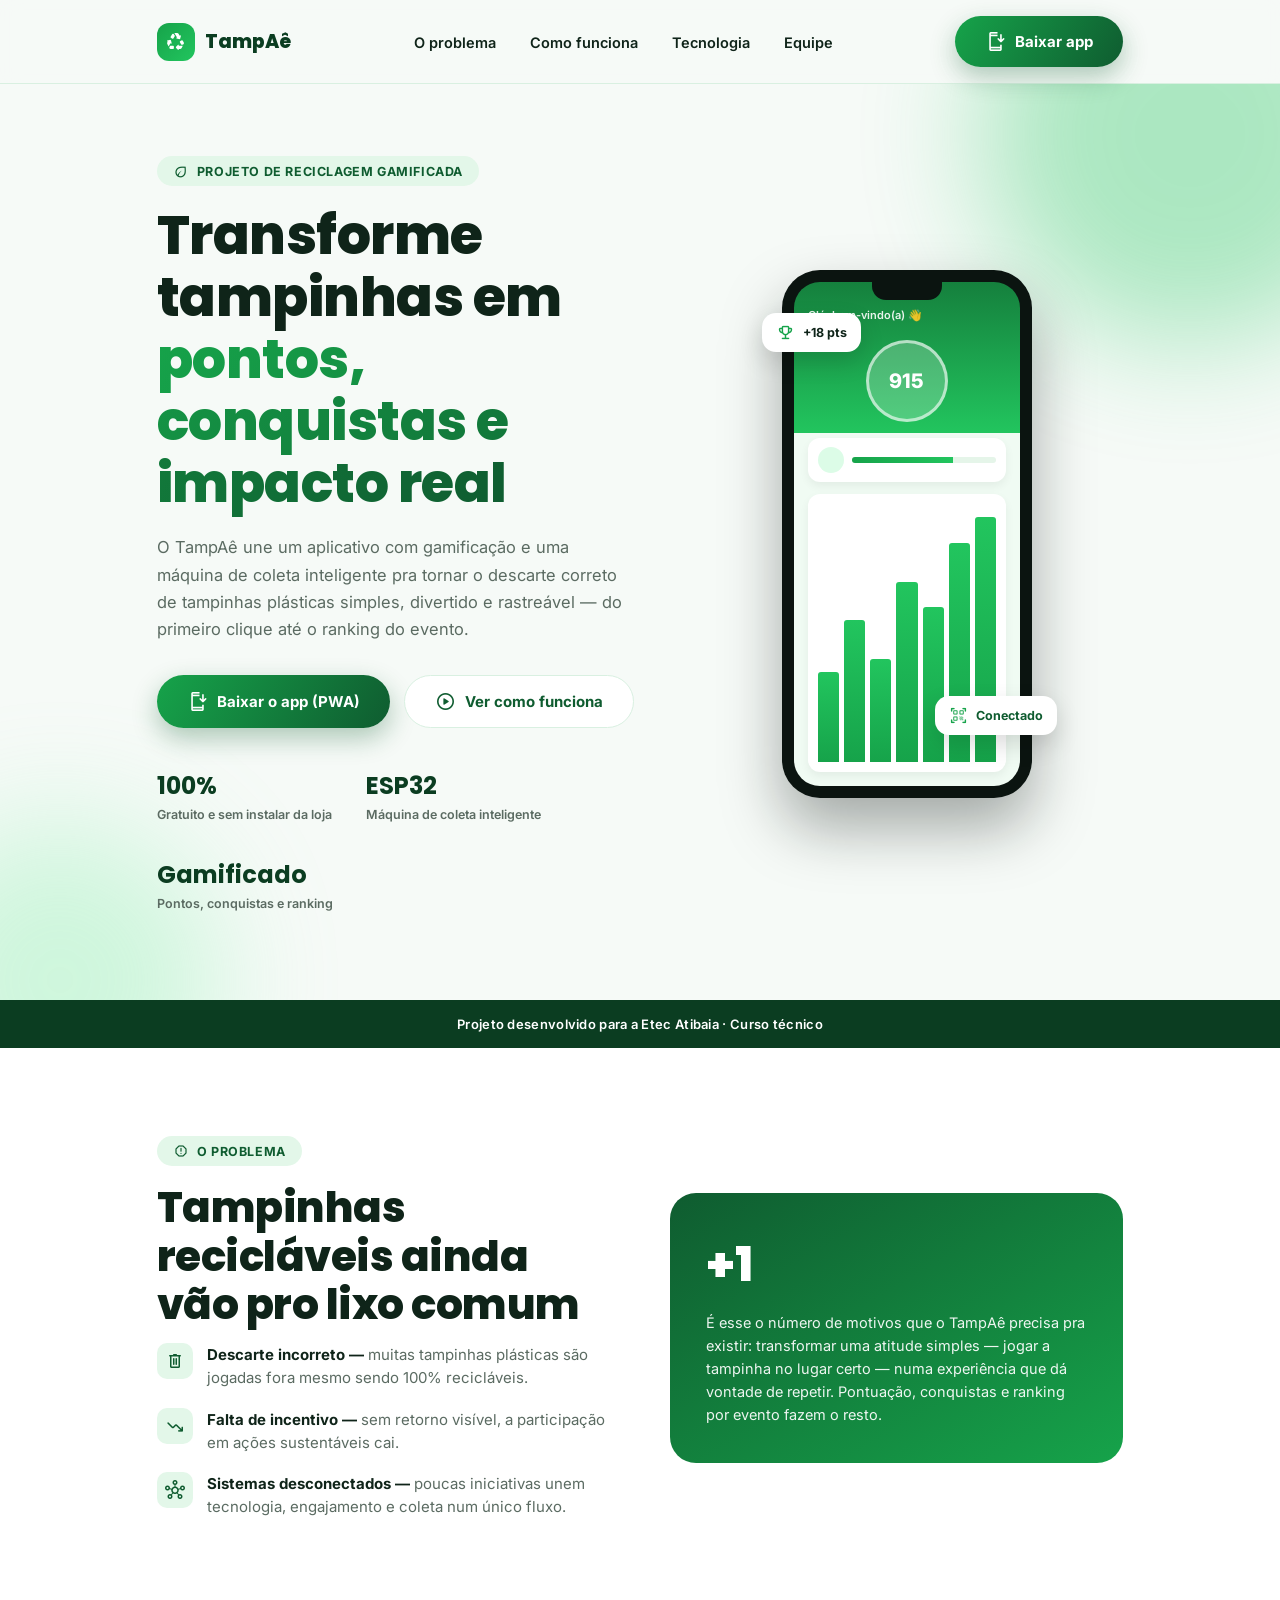
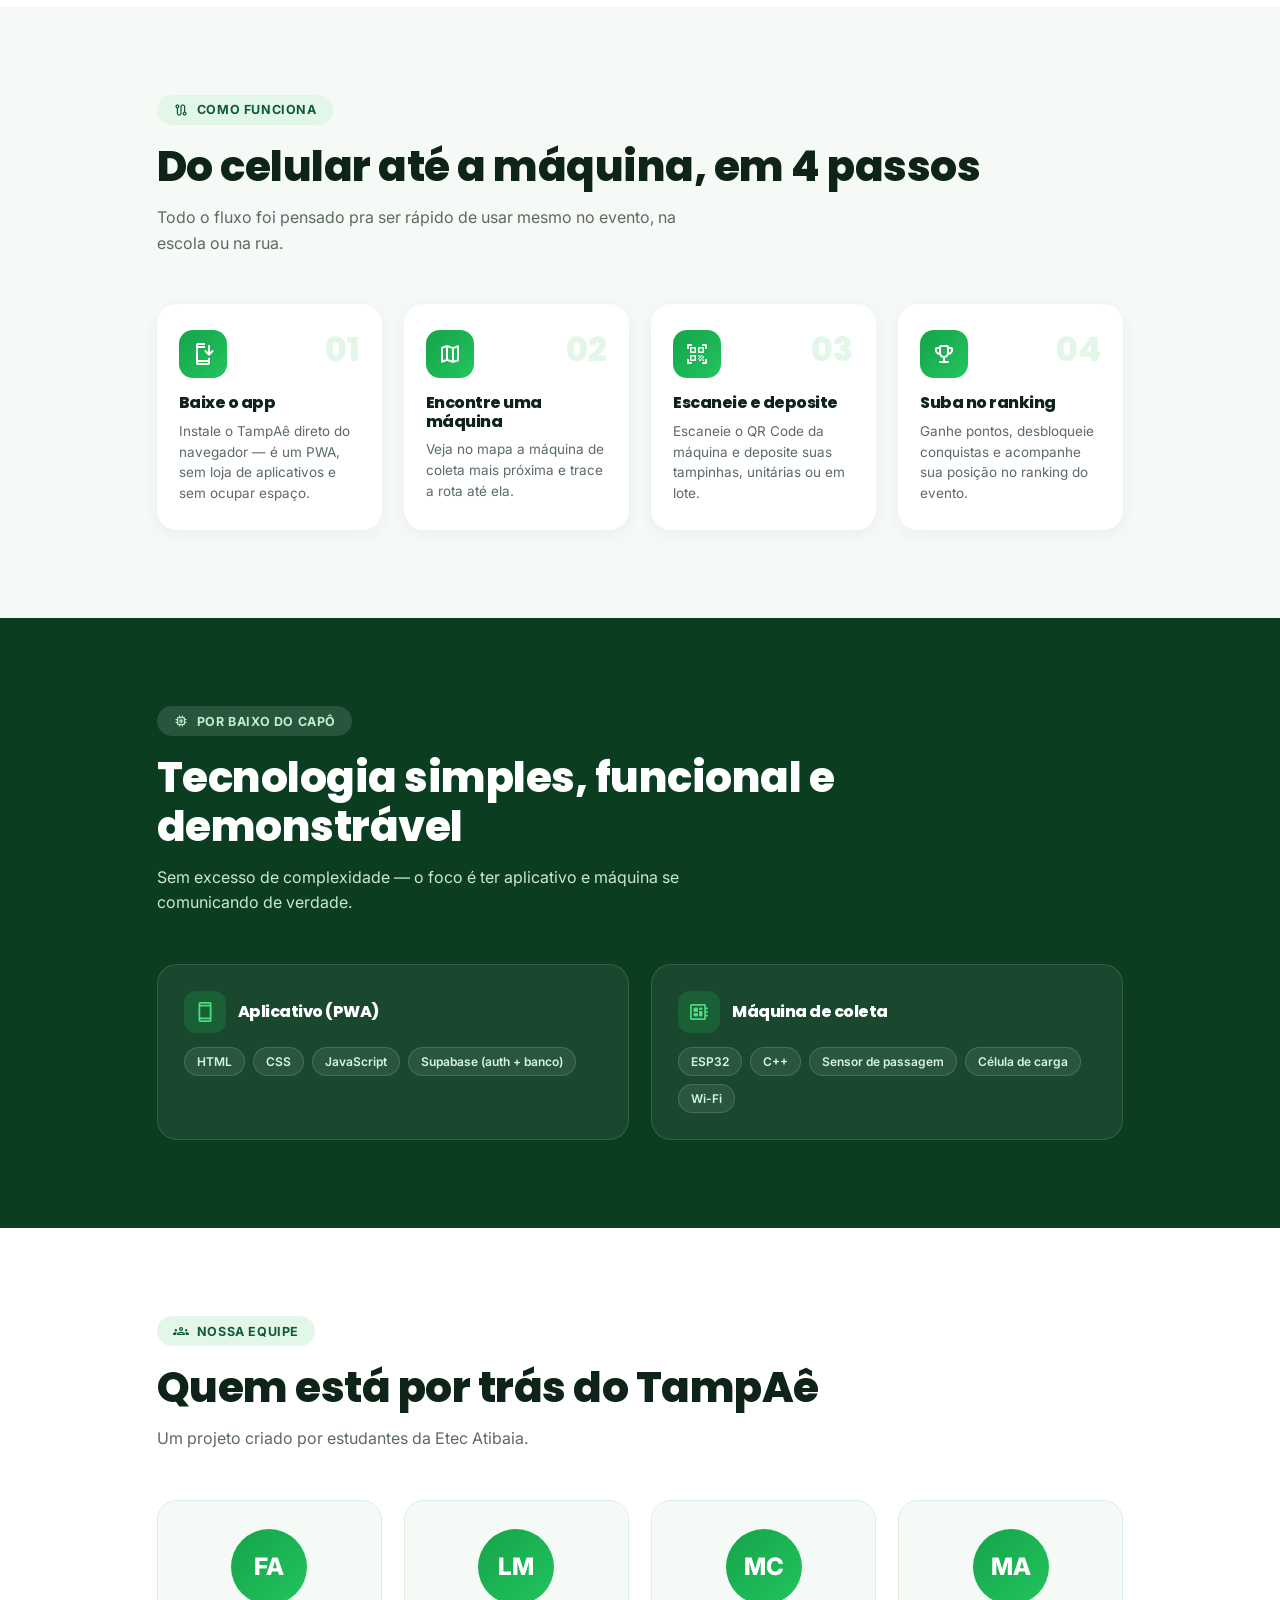
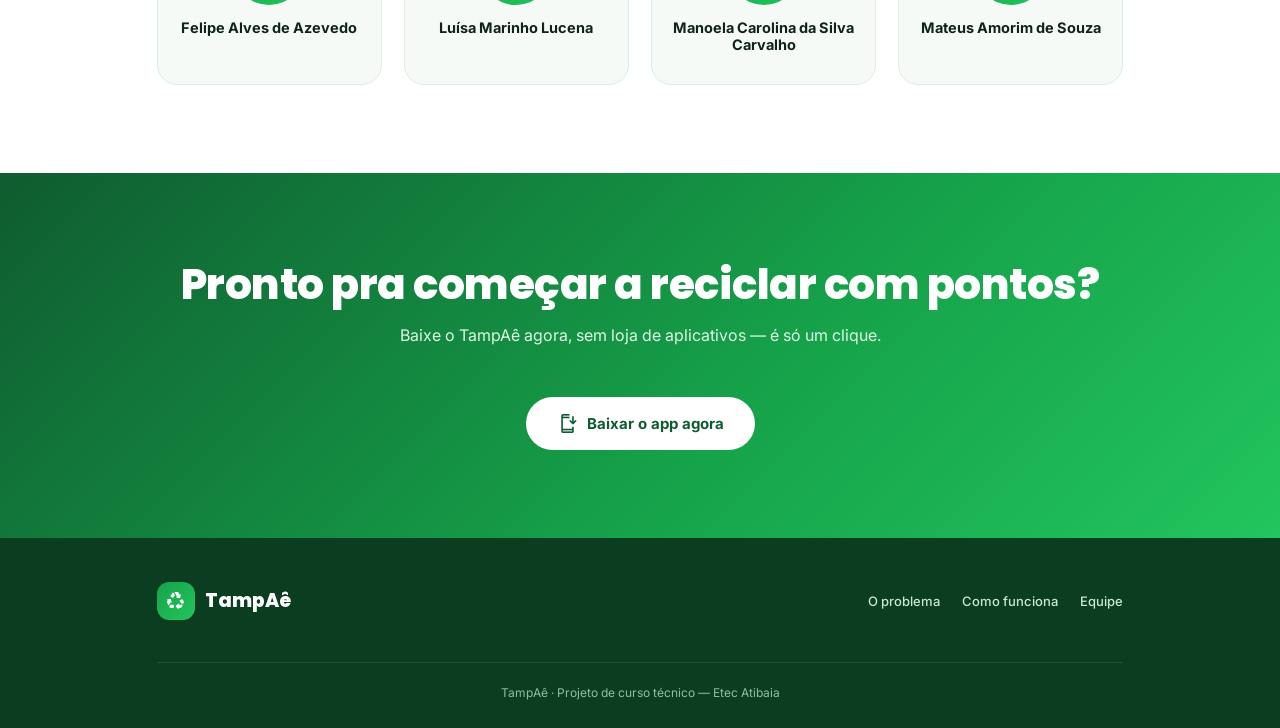
<file: tampae/index.html>
<!DOCTYPE html>
<html lang="pt-BR">
<head>
<meta charset="UTF-8">
<meta name="viewport" content="width=device-width, initial-scale=1.0, viewport-fit=cover">
<meta name="theme-color" content="#15803d">
<title>TampAê — Recicle tampinhas, ganhe pontos</title>

<link rel="stylesheet" href="https://fonts.googleapis.com/css2?family=Material+Symbols+Rounded" />
<link rel="manifest" href="manifest.json">
<link rel="apple-touch-icon" href="icons/icon-192.png">
<link rel="preconnect" href="https://fonts.googleapis.com">
<link href="https://fonts.googleapis.com/css2?family=Poppins:wght@600;700;800&family=Inter:wght@400;500;600;700&display=swap" rel="stylesheet">

<style>

*{
    margin:0;
    padding:0;
    box-sizing:border-box;
    -webkit-tap-highlight-color:transparent;
}

:root{

    --bg:#f6faf7;
    --surface:#ffffff;

    --primary:#16a34a;
    --secondary:#22c55e;
    --dark:#0f5c30;
    --darker:#0b3d21;

    --border:#d9f0e1;
    --text:#0f2419;
    --muted:#5b6b62;

    --font-titulo:'Poppins',Arial,sans-serif;
    --font-texto:'Inter',Arial,sans-serif;

}

html{ scroll-behavior:smooth; }

body{

    font-family:var(--font-texto);

    color:var(--text);

    background:var(--bg);

    overflow-x:hidden;

}

img,svg{ display:block; max-width:100%; }

a{ color:inherit; }

.container{

    width:100%;

    max-width:1120px;

    margin-inline:auto;

    padding-inline:6%;

}

section{

    padding:88px 0;

}

@media (max-width:640px){

    section{ padding:60px 0; }

}

.eyebrow{

    display:inline-flex;
    align-items:center;
    gap:8px;

    font-size:12.5px;
    font-weight:700;

    letter-spacing:.6px;
    text-transform:uppercase;

    color:var(--dark);

    background:#e3f7e9;

    padding:7px 16px;

    border-radius:999px;

    margin-bottom:18px;

}

.eyebrow span.material-symbols-rounded{ font-size:16px; }

h1,h2,h3{

    font-family:var(--font-titulo);

    font-weight:800;

    line-height:1.15;

    letter-spacing:-.5px;

}

h2{

    font-size:clamp(28px,4.2vw,42px);

    margin-bottom:14px;

}

.secao-sub{

    color:var(--muted);

    font-size:16px;

    max-width:560px;

    margin-bottom:48px;

    line-height:1.6;

}

.secao-sub.centro{ margin-inline:auto; text-align:center; }

/*=========================
      BOTÕES
=========================*/

.btn{

    display:inline-flex;
    align-items:center;
    justify-content:center;

    gap:9px;

    padding:15px 30px;

    border-radius:999px;

    font-family:var(--font-texto);
    font-weight:700;
    font-size:15px;

    text-decoration:none;

    cursor:pointer;

    border:none;

    transition:.25s;

}

.btn span.material-symbols-rounded{ font-size:21px; }

.btn-primario{

    background:linear-gradient(120deg,#16a34a,#0f5c30);

    color:white;

    box-shadow:0 10px 26px rgba(15,92,48,.32);

}

.btn-primario:hover{ transform:translateY(-2px); box-shadow:0 14px 30px rgba(15,92,48,.4); }

.btn-secundario{

    background:white;

    color:var(--dark);

    border:1.5px solid var(--border);

}

.btn-secundario:hover{ background:#eefaf1; }

.btn-ghost-claro{

    background:rgba(255,255,255,.14);

    color:white;

    border:1.5px solid rgba(255,255,255,.4);

}

.btn-ghost-claro:hover{ background:rgba(255,255,255,.22); }

/*=========================
      NAVBAR
=========================*/

.navbar{

    position:sticky;

    top:0;

    z-index:200;

    background:rgba(246,250,247,.85);

    backdrop-filter:blur(10px);

    border-bottom:1px solid var(--border);

}

.navbar .container{

    display:flex;
    align-items:center;
    justify-content:space-between;

    padding-block:16px;

}

.marca{

    display:flex;
    align-items:center;

    gap:10px;

    font-family:var(--font-titulo);
    font-weight:800;
    font-size:19px;

    color:var(--darker);

    text-decoration:none;

}

.marca .icone-marca{

    width:38px;
    height:38px;

    border-radius:12px;

    background:linear-gradient(135deg,#16a34a,#22c55e);

    display:flex;
    align-items:center;
    justify-content:center;

    color:white;

}

.marca .icone-marca span{ font-size:21px; }

.nav-links{

    display:flex;
    align-items:center;

    gap:34px;

    list-style:none;

}

.nav-links a{

    text-decoration:none;

    font-weight:600;

    font-size:14.5px;

    color:var(--text);

}

.nav-links a:hover{ color:var(--dark); }

.nav-cta{ display:flex; align-items:center; gap:14px; }

.nav-entrar{

    font-weight:700;

    font-size:14.5px;

    text-decoration:none;

    color:var(--dark);

}

.menu-mobile-btn{

    display:none;

    background:none;

    border:none;

    color:var(--darker);

}

.menu-mobile-btn span{ font-size:28px; }

@media (max-width:860px){

    .nav-links{ display:none; }

    .nav-cta .btn-primario span.texto-btn-desktop{ display:none; }

}

/*=========================
      HERO
=========================*/

.hero{

    position:relative;

    padding-top:72px;

    overflow:hidden;

}

.hero-blob{

    position:absolute;

    border-radius:50%;

    filter:blur(60px);

    opacity:.35;

    z-index:0;

}

.hero-blob.b1{

    width:420px; height:420px;

    background:#22c55e;

    top:-160px; right:-120px;

}

.hero-blob.b2{

    width:320px; height:320px;

    background:#86efac;

    bottom:-140px; left:-100px;

}

.hero .container{

    position:relative;

    z-index:1;

    display:grid;

    grid-template-columns:1.05fr .95fr;

    gap:56px;

    align-items:center;

}

@media (max-width:900px){

    .hero .container{ grid-template-columns:1fr; text-align:center; }

    .hero-texto .eyebrow,
    .hero-botoes,
    .hero-stats{ justify-content:center; }

}

.hero-texto h1{

    font-size:clamp(34px,6vw,54px);

    margin-bottom:20px;

}

.hero-texto h1 .destaque{

    background:linear-gradient(120deg,#16a34a,#0f5c30);

    -webkit-background-clip:text;

    background-clip:text;

    color:transparent;

}

.hero-texto p{

    font-size:16.5px;

    color:var(--muted);

    max-width:480px;

    line-height:1.65;

    margin-bottom:32px;

}

@media (max-width:900px){ .hero-texto p{ margin-inline:auto; } }

.hero-botoes{

    display:flex;

    flex-wrap:wrap;

    gap:14px;

    margin-bottom:40px;

}

.hero-stats{

    display:flex;

    gap:34px;

    flex-wrap:wrap;

}

.hero-stats .stat b{

    display:block;

    font-family:var(--font-titulo);

    font-size:24px;

    color:var(--darker);

}

.hero-stats .stat span{

    font-size:12.5px;

    color:var(--muted);

    font-weight:600;

}

/*=========================
   MOCKUP DO CELULAR (CSS)
=========================*/

.mockup-wrap{

    display:flex;

    justify-content:center;

}

.telefone{

    width:250px;

    aspect-ratio:9/19;

    background:#0b1410;

    border-radius:38px;

    padding:12px;

    box-shadow:0 30px 60px rgba(11,20,16,.35);

    position:relative;

}

.telefone::before{

    content:"";

    position:absolute;

    top:12px;

    left:50%;

    transform:translateX(-50%);

    width:70px;
    height:18px;

    background:#0b1410;

    border-radius:0 0 14px 14px;

    z-index:5;

}

.tela-mock{

    width:100%;
    height:100%;

    background:linear-gradient(180deg,#15803d,#22c55e 30%,#f0fbf3 30%);

    border-radius:26px;

    overflow:hidden;

    padding:26px 14px 14px;

    display:flex;
    flex-direction:column;

    gap:12px;

}

.tela-mock .saudacao{ color:white; font-size:11px; font-weight:600; opacity:.9; }

.tela-mock .pontos-circulo{

    width:82px; height:82px;

    border-radius:50%;

    background:rgba(255,255,255,.22);

    border:3px solid rgba(255,255,255,.6);

    margin:6px auto 4px;

    display:flex;
    align-items:center;
    justify-content:center;

    color:white;
    font-weight:800;
    font-size:20px;

}

.tela-mock .card-mock{

    background:white;

    border-radius:12px;

    padding:9px 10px;

    box-shadow:0 4px 10px rgba(0,0,0,.06);

    display:flex;

    align-items:center;

    gap:8px;

}

.tela-mock .card-mock .barra{

    flex:1;

    height:6px;

    border-radius:4px;

    background:#e5f5e9;

    overflow:hidden;

}

.tela-mock .card-mock .barra i{

    display:block;

    height:100%;

    width:70%;

    background:linear-gradient(90deg,#16a34a,#22c55e);

}

.tela-mock .card-mock .dot{

    width:26px; height:26px;

    border-radius:50%;

    background:#dcfce7;

    flex-shrink:0;

}

.tela-mock .grafico-mock{

    background:white;

    border-radius:12px;

    padding:10px;

    box-shadow:0 4px 10px rgba(0,0,0,.06);

    flex:1;

    display:flex;

    align-items:flex-end;

    gap:5px;

}

.tela-mock .grafico-mock i{

    flex:1;

    border-radius:3px 3px 0 0;

    background:linear-gradient(180deg,#22c55e,#16a34a);

}

.badge-flutuante{

    position:absolute;

    background:white;

    border-radius:14px;

    padding:10px 14px;

    box-shadow:0 10px 24px rgba(0,0,0,.14);

    display:flex;
    align-items:center;

    gap:8px;

    font-size:12.5px;
    font-weight:700;

}

.badge-flutuante span.material-symbols-rounded{

    font-size:19px;

    color:var(--primary);

}

.badge-flutuante.b1{ top:8%; left:-8%; }
.badge-flutuante.b2{ bottom:12%; right:-10%; color:var(--dark); }

@media (max-width:900px){

    .badge-flutuante{ display:none; }

}

/*=========================
   FAIXA DE PARCEIROS/CONFIANÇA
=========================*/

.faixa{

    background:var(--darker);

    color:white;

    padding:16px 0;

    text-align:center;

    font-size:13px;

    font-weight:600;

    letter-spacing:.3px;

}

/*=========================
   SEÇÃO: PROBLEMA
=========================*/

.problema{

    background:white;

}

.problema .container{

    display:grid;

    grid-template-columns:1fr 1fr;

    gap:60px;

    align-items:center;

}

@media (max-width:860px){

    .problema .container{ grid-template-columns:1fr; }

}

.problema-lista{

    list-style:none;

    display:flex;
    flex-direction:column;

    gap:18px;

}

.problema-lista li{

    display:flex;

    gap:14px;

    align-items:flex-start;

    font-size:15px;

    color:var(--muted);

    line-height:1.55;

}

.problema-lista li .icone{

    width:36px; height:36px;

    border-radius:10px;

    background:#e3f7e9;

    color:var(--dark);

    display:flex;
    align-items:center;
    justify-content:center;

    flex-shrink:0;

}

.problema-lista li .icone span{ font-size:20px; }

.problema-lista li b{ color:var(--text); }

.problema-card{

    background:linear-gradient(150deg,#0f5c30,#16a34a);

    border-radius:26px;

    padding:36px;

    color:white;

}

.problema-card .grande{

    font-family:var(--font-titulo);

    font-size:48px;

    font-weight:800;

}

.problema-card p{

    margin-top:10px;

    opacity:.92;

    line-height:1.6;

    font-size:14.5px;

}

/*=========================
   COMO FUNCIONA
=========================*/

.como-funciona{

    background:var(--bg);

}

.passos{

    display:grid;

    grid-template-columns:repeat(4,1fr);

    gap:22px;

}

@media (max-width:900px){

    .passos{ grid-template-columns:1fr 1fr; }

}

@media (max-width:560px){

    .passos{ grid-template-columns:1fr; }

}

.passo{

    background:white;

    border-radius:20px;

    padding:26px 22px;

    box-shadow:0 4px 16px rgba(15,36,25,.05);

    position:relative;

}

.passo .num{

    position:absolute;

    top:20px;
    right:22px;

    font-family:var(--font-titulo);

    font-size:34px;

    font-weight:800;

    color:#e3f7e9;

}

.passo .icone{

    width:48px; height:48px;

    border-radius:14px;

    background:linear-gradient(135deg,#16a34a,#22c55e);

    color:white;

    display:flex;
    align-items:center;
    justify-content:center;

    margin-bottom:16px;

}

.passo .icone span{ font-size:24px; }

.passo h3{

    font-size:16px;

    margin-bottom:8px;

}

.passo p{

    font-size:13.5px;

    color:var(--muted);

    line-height:1.55;

}

/*=========================
   TECNOLOGIA
=========================*/

.tecnologia{

    background:var(--darker);

    color:white;

}

.tecnologia .secao-sub{ color:#c9e8d4; }

.tecnologia .eyebrow{ background:rgba(255,255,255,.12); color:#bdf0cf; }

.tech-grid{

    display:grid;

    grid-template-columns:1fr 1fr;

    gap:22px;

}

@media (max-width:700px){

    .tech-grid{ grid-template-columns:1fr; }

}

.tech-card{

    background:rgba(255,255,255,.06);

    border:1px solid rgba(255,255,255,.12);

    border-radius:20px;

    padding:26px;

}

.tech-card .topo{

    display:flex;

    align-items:center;

    gap:12px;

    margin-bottom:14px;

}

.tech-card .topo .icone{

    width:42px; height:42px;

    border-radius:12px;

    background:rgba(34,197,94,.18);

    color:#4ade80;

    display:flex;
    align-items:center;
    justify-content:center;

    flex-shrink:0;

}

.tech-card .topo .icone span{ font-size:22px; }

.tech-card .topo h3{ font-size:16px; }

.tech-card .tags{

    display:flex;

    flex-wrap:wrap;

    gap:8px;

}

.tech-card .tags span{

    font-size:12px;

    font-weight:600;

    background:rgba(255,255,255,.08);

    border:1px solid rgba(255,255,255,.14);

    padding:6px 12px;

    border-radius:999px;

    color:#d7f5e1;

}

/*=========================
   EQUIPE
=========================*/

.equipe{

    background:white;

}

.equipe-grid{

    display:grid;

    grid-template-columns:repeat(4,1fr);

    gap:22px;

}

@media (max-width:860px){

    .equipe-grid{ grid-template-columns:1fr 1fr; }

}

@media (max-width:520px){

    .equipe-grid{ grid-template-columns:1fr; }

}

.pessoa-card{

    text-align:center;

    background:var(--bg);

    border-radius:20px;

    padding:28px 18px;

    border:1px solid var(--border);

}

.pessoa-card .avatar{

    width:76px; height:76px;

    border-radius:50%;

    margin:0 auto 14px;

    background:linear-gradient(135deg,#16a34a,#22c55e);

    display:flex;
    align-items:center;
    justify-content:center;

    color:white;

    font-weight:800;

    font-size:24px;

}

.pessoa-card b{

    display:block;

    font-size:14.5px;

    margin-bottom:3px;

}

.pessoa-card span{

    font-size:12.5px;

    color:var(--muted);

    font-weight:600;

}

.equipe-nota{

    margin-top:22px;

    font-size:12.5px;

    color:var(--muted);

    text-align:center;

}

/*=========================
   CTA FINAL
=========================*/

.cta-final{

    background:linear-gradient(135deg,#0f5c30,#16a34a 60%,#22c55e);

    color:white;

    text-align:center;

}

.cta-final h2{ color:white; }

.cta-final .secao-sub{ color:#dff7e6; }

/*=========================
   RODAPÉ
=========================*/

footer{

    background:var(--darker);

    color:#c9e8d4;

    padding:44px 0 28px;

    font-size:13px;

}

footer .container{

    display:flex;

    justify-content:space-between;

    align-items:center;

    flex-wrap:wrap;

    gap:16px;

}

footer .marca{ color:white; }

footer .rodape-links{

    display:flex;

    gap:22px;

    list-style:none;

}

footer .rodape-links a{ text-decoration:none; color:#c9e8d4; font-weight:500; }

footer .copyright{

    width:100%;

    text-align:center;

    margin-top:26px;

    padding-top:22px;

    border-top:1px solid rgba(255,255,255,.1);

    color:#8fbfa2;

    font-size:12px;

}

/*=========================
   MODAL DE INSTALAÇÃO
=========================*/

.overlay-instalar{

    position:fixed;

    inset:0;

    background:rgba(10,20,15,.55);

    display:none;

    align-items:flex-end;

    justify-content:center;

    z-index:1000;

    padding:0;

}

.overlay-instalar.show{ display:flex; }

@media (min-width:640px){

    .overlay-instalar{ align-items:center; }

}

.modal-instalar{

    width:100%;

    max-width:440px;

    background:white;

    border-radius:26px 26px 0 0;

    padding:28px 26px calc(28px + env(safe-area-inset-bottom));

    animation:subir .3s ease;

}

@media (min-width:640px){

    .modal-instalar{ border-radius:26px; }

}

@keyframes subir{

    from{ transform:translateY(30px); opacity:0; }
    to{ transform:translateY(0); opacity:1; }

}

.modal-instalar .cabecalho{

    display:flex;

    align-items:center;

    justify-content:space-between;

    margin-bottom:18px;

}

.modal-instalar .cabecalho h3{ font-size:18px; }

.modal-instalar .fechar{

    background:#f1f5f4;

    border:none;

    width:32px; height:32px;

    border-radius:50%;

    display:flex;
    align-items:center;
    justify-content:center;

    cursor:pointer;

    color:var(--muted);

}

.modal-instalar .opcao{

    display:flex;

    gap:14px;

    padding:14px 0;

    border-bottom:1px solid #f1f5f4;

}

.modal-instalar .opcao:last-of-type{ border-bottom:none; }

.modal-instalar .opcao .icone{

    width:40px; height:40px;

    border-radius:12px;

    background:#e3f7e9;

    color:var(--dark);

    display:flex;
    align-items:center;
    justify-content:center;

    flex-shrink:0;

}

.modal-instalar .opcao b{ display:block; font-size:14px; margin-bottom:3px; }

.modal-instalar .opcao p{ font-size:12.5px; color:var(--muted); line-height:1.5; }

.modal-instalar .btn-abrir{

    width:100%;

    margin-top:18px;

}

</style>
</head>

<body>

<!-- ============ NAVBAR ============ -->

<header class="navbar">
    <div class="container">

        <a href="#topo" class="marca">
            <div class="icone-marca"><span class="material-symbols-rounded">recycling</span></div>
            TampAê
        </a>

        <ul class="nav-links">
            <li><a href="#problema">O problema</a></li>
            <li><a href="#como-funciona">Como funciona</a></li>
            <li><a href="#tecnologia">Tecnologia</a></li>
            <li><a href="#equipe">Equipe</a></li>
        </ul>

        <div class="nav-cta">
            <button class="btn btn-primario" id="btnInstalarNav">
                <span class="material-symbols-rounded">install_mobile</span>
                <span class="texto-btn-desktop">Baixar app</span>
            </button>
        </div>

    </div>
</header>

<!-- ============ HERO ============ -->

<section class="hero" id="topo">

    <div class="hero-blob b1"></div>
    <div class="hero-blob b2"></div>

    <div class="container">

        <div class="hero-texto">

            <div class="eyebrow">
                <span class="material-symbols-rounded">eco</span>
                Projeto de reciclagem gamificada
            </div>

            <h1>Transforme tampinhas em <span class="destaque">pontos, conquistas e impacto real</span></h1>

            <p>O TampAê une um aplicativo com gamificação e uma máquina de coleta inteligente pra tornar o descarte correto de tampinhas plásticas simples, divertido e rastreável — do primeiro clique até o ranking do evento.</p>

            <div class="hero-botoes">
                <button class="btn btn-primario" id="btnInstalarHero">
                    <span class="material-symbols-rounded">install_mobile</span>
                    Baixar o app (PWA)
                </button>
                <a href="#como-funciona" class="btn btn-secundario">
                    <span class="material-symbols-rounded">play_circle</span>
                    Ver como funciona
                </a>
            </div>

            <div class="hero-stats">
                <div class="stat">
                    <b>100%</b>
                    <span>Gratuito e sem instalar da loja</span>
                </div>
                <div class="stat">
                    <b>ESP32</b>
                    <span>Máquina de coleta inteligente</span>
                </div>
                <div class="stat">
                    <b>Gamificado</b>
                    <span>Pontos, conquistas e ranking</span>
                </div>
            </div>

        </div>

        <div class="mockup-wrap">

            <div style="position:relative;">

                <div class="telefone">
                    <div class="tela-mock">
                        <div class="saudacao">Olá, bem-vindo(a) 👋</div>
                        <div class="pontos-circulo">915</div>
                        <div class="card-mock">
                            <div class="dot"></div>
                            <div class="barra"><i></i></div>
                        </div>
                        <div class="grafico-mock">
                            <i style="height:35%"></i>
                            <i style="height:55%"></i>
                            <i style="height:40%"></i>
                            <i style="height:70%"></i>
                            <i style="height:60%"></i>
                            <i style="height:85%"></i>
                            <i style="height:95%"></i>
                        </div>
                    </div>
                </div>

                <div class="badge-flutuante b1">
                    <span class="material-symbols-rounded">emoji_events</span>
                    +18 pts
                </div>

                <div class="badge-flutuante b2">
                    <span class="material-symbols-rounded">qr_code_scanner</span>
                    Conectado
                </div>

            </div>

        </div>

    </div>

</section>

<div class="faixa">Projeto desenvolvido para a Etec Atibaia · Curso técnico</div>

<!-- ============ PROBLEMA ============ -->

<section class="problema" id="problema">
    <div class="container">

        <div>

            <div class="eyebrow">
                <span class="material-symbols-rounded">report</span>
                O problema
            </div>

            <h2>Tampinhas recicláveis ainda vão pro lixo comum</h2>

            <ul class="problema-lista">

                <li>
                    <div class="icone"><span class="material-symbols-rounded">delete</span></div>
                    <div><b>Descarte incorreto —</b> muitas tampinhas plásticas são jogadas fora mesmo sendo 100% recicláveis.</div>
                </li>

                <li>
                    <div class="icone"><span class="material-symbols-rounded">trending_down</span></div>
                    <div><b>Falta de incentivo —</b> sem retorno visível, a participação em ações sustentáveis cai.</div>
                </li>

                <li>
                    <div class="icone"><span class="material-symbols-rounded">hub</span></div>
                    <div><b>Sistemas desconectados —</b> poucas iniciativas unem tecnologia, engajamento e coleta num único fluxo.</div>
                </li>

            </ul>

        </div>

        <div class="problema-card">
            <div class="grande">+1</div>
            <p>É esse o número de motivos que o TampAê precisa pra existir: transformar uma atitude simples — jogar a tampinha no lugar certo — numa experiência que dá vontade de repetir. Pontuação, conquistas e ranking por evento fazem o resto.</p>
        </div>

    </div>
</section>

<!-- ============ COMO FUNCIONA ============ -->

<section class="como-funciona" id="como-funciona">
    <div class="container">

        <div class="eyebrow">
            <span class="material-symbols-rounded">route</span>
            Como funciona
        </div>

        <h2>Do celular até a máquina, em 4 passos</h2>
        <p class="secao-sub">Todo o fluxo foi pensado pra ser rápido de usar mesmo no evento, na escola ou na rua.</p>

        <div class="passos">

            <div class="passo">
                <div class="num">01</div>
                <div class="icone"><span class="material-symbols-rounded">install_mobile</span></div>
                <h3>Baixe o app</h3>
                <p>Instale o TampAê direto do navegador — é um PWA, sem loja de aplicativos e sem ocupar espaço.</p>
            </div>

            <div class="passo">
                <div class="num">02</div>
                <div class="icone"><span class="material-symbols-rounded">map</span></div>
                <h3>Encontre uma máquina</h3>
                <p>Veja no mapa a máquina de coleta mais próxima e trace a rota até ela.</p>
            </div>

            <div class="passo">
                <div class="num">03</div>
                <div class="icone"><span class="material-symbols-rounded">qr_code_scanner</span></div>
                <h3>Escaneie e deposite</h3>
                <p>Escaneie o QR Code da máquina e deposite suas tampinhas, unitárias ou em lote.</p>
            </div>

            <div class="passo">
                <div class="num">04</div>
                <div class="icone"><span class="material-symbols-rounded">emoji_events</span></div>
                <h3>Suba no ranking</h3>
                <p>Ganhe pontos, desbloqueie conquistas e acompanhe sua posição no ranking do evento.</p>
            </div>

        </div>

    </div>
</section>

<!-- ============ TECNOLOGIA ============ -->

<section class="tecnologia" id="tecnologia">
    <div class="container">

        <div class="eyebrow">
            <span class="material-symbols-rounded">memory</span>
            Por baixo do capô
        </div>

        <h2>Tecnologia simples, funcional e demonstrável</h2>
        <p class="secao-sub">Sem excesso de complexidade — o foco é ter aplicativo e máquina se comunicando de verdade.</p>

        <div class="tech-grid">

            <div class="tech-card">
                <div class="topo">
                    <div class="icone"><span class="material-symbols-rounded">smartphone</span></div>
                    <h3>Aplicativo (PWA)</h3>
                </div>
                <div class="tags">
                    <span>HTML</span><span>CSS</span><span>JavaScript</span><span>Supabase (auth + banco)</span>
                </div>
            </div>

            <div class="tech-card">
                <div class="topo">
                    <div class="icone"><span class="material-symbols-rounded">developer_board</span></div>
                    <h3>Máquina de coleta</h3>
                </div>
                <div class="tags">
                    <span>ESP32</span><span>C++</span><span>Sensor de passagem</span><span>Célula de carga</span><span>Wi-Fi</span>
                </div>
            </div>

        </div>

    </div>
</section>

<!-- ============ EQUIPE ============ -->

<section class="equipe" id="equipe">
    <div class="container">

        <div class="eyebrow">
            <span class="material-symbols-rounded">groups</span>
            Nossa equipe
        </div>

        <h2>Quem está por trás do TampAê</h2>
        <p class="secao-sub">Um projeto criado por estudantes da Etec Atibaia.</p>

        <div class="equipe-grid">

            <div class="pessoa-card">
                <div class="avatar">FA</div>
                <b>Felipe Alves de Azevedo</b>
            </div>

            <div class="pessoa-card">
                <div class="avatar">LM</div>
                <b>Luísa Marinho Lucena</b>
            </div>

            <div class="pessoa-card">
                <div class="avatar">MC</div>
                <b>Manoela Carolina da Silva Carvalho</b>
            </div>

            <div class="pessoa-card">
                <div class="avatar">MA</div>
                <b>Mateus Amorim de Souza</b>
            </div>

        </div>

    </div>
</section>

<!-- ============ CTA FINAL ============ -->

<section class="cta-final">
    <div class="container">

        <h2>Pronto pra começar a reciclar com pontos?</h2>
        <p class="secao-sub centro">Baixe o TampAê agora, sem loja de aplicativos — é só um clique.</p>

        <button class="btn btn-ghost-claro" id="btnInstalarFinal" style="background:white;color:var(--dark);">
            <span class="material-symbols-rounded">install_mobile</span>
            Baixar o app agora
        </button>

    </div>
</section>

<!-- ============ RODAPÉ ============ -->

<footer>
    <div class="container">

        <a href="#topo" class="marca">
            <div class="icone-marca"><span class="material-symbols-rounded">recycling</span></div>
            TampAê
        </a>

        <ul class="rodape-links">
            <li><a href="#problema">O problema</a></li>
            <li><a href="#como-funciona">Como funciona</a></li>
            <li><a href="#equipe">Equipe</a></li>
        </ul>

        <div class="copyright">TampAê · Projeto de curso técnico — Etec Atibaia</div>

    </div>
</footer>

<!-- ============ MODAL DE INSTALAÇÃO ============ -->

<div class="overlay-instalar" id="overlayInstalar">
    <div class="modal-instalar">

        <div class="cabecalho">
            <h3>Instalar o TampAê</h3>
            <button class="fechar" id="fecharModalInstalar">
                <span class="material-symbols-rounded">close</span>
            </button>
        </div>

        <div class="opcao">
            <div class="icone"><span class="material-symbols-rounded">android</span></div>
            <div>
                <b>No Android (Chrome)</b>
                <p>Toque no menu ⋮ do navegador e escolha "Instalar app" ou "Adicionar à tela inicial".</p>
            </div>
        </div>

        <div class="opcao">
            <div class="icone"><span class="material-symbols-rounded">phone_iphone</span></div>
            <div>
                <b>No iPhone (Safari)</b>
                <p>Toque no ícone de compartilhar <span style="white-space:nowrap;">⬆️</span> e escolha "Adicionar à Tela de Início".</p>
            </div>
        </div>

        <div class="opcao">
            <div class="icone"><span class="material-symbols-rounded">computer</span></div>
            <div>
                <b>No computador</b>
                <p>Clique no ícone de instalação ⊕ na barra de endereço do navegador.</p>
            </div>
        </div>

        <button class="btn btn-primario btn-abrir" id="btnEntendiModal">
            <span class="material-symbols-rounded">check</span>
            Entendi
        </button>

    </div>
</div>

<script>

/*=====================================================
   SERVICE WORKER
   Registrado aqui na raiz, com escopo "/", cobrindo
   também as páginas dentro de /app/.
=====================================================*/

if("serviceWorker" in navigator){

    window.addEventListener("load", () => {

        navigator.serviceWorker.register("/sw.js").catch((erro) => {
            console.warn("Falha ao registrar o service worker:", erro);
        });

    });

}

/*=====================================================
   INSTALAÇÃO DO PWA
   Esta página (raiz) é quem tem o manifest.json, então
   é AQUI que o navegador oferece o prompt nativo de
   instalação (Chrome/Edge/Android) — os botões chamam
   ele diretamente, sem levar pra nenhum lugar do site.
   No Safari/iOS, que não tem esse prompt, mostramos só
   o passo a passo manual.
=====================================================*/

let promptDeInstalacao = null;

window.addEventListener("beforeinstallprompt", (evento) => {

    evento.preventDefault();

    promptDeInstalacao = evento;

});

function abrirModalInstalar(){

    document.getElementById("overlayInstalar").classList.add("show");

}

function fecharModalInstalar(){

    document.getElementById("overlayInstalar").classList.remove("show");

}

async function acionarInstalacao(){

    if(promptDeInstalacao){

        promptDeInstalacao.prompt();

        await promptDeInstalacao.userChoice;

        promptDeInstalacao = null;

        return;

    }

    // sem prompt nativo disponível (ex: iOS/Safari) -> instruções manuais
    abrirModalInstalar();

}

["btnInstalarNav","btnInstalarHero","btnInstalarFinal"].forEach(id => {

    document.getElementById(id).addEventListener("click", acionarInstalacao);

});

document.getElementById("fecharModalInstalar").addEventListener("click", fecharModalInstalar);
document.getElementById("btnEntendiModal").addEventListener("click", fecharModalInstalar);

document.getElementById("overlayInstalar").addEventListener("click", (e) => {

    if(e.target.id === "overlayInstalar") fecharModalInstalar();

});

</script>


</body>
</html>
</file>
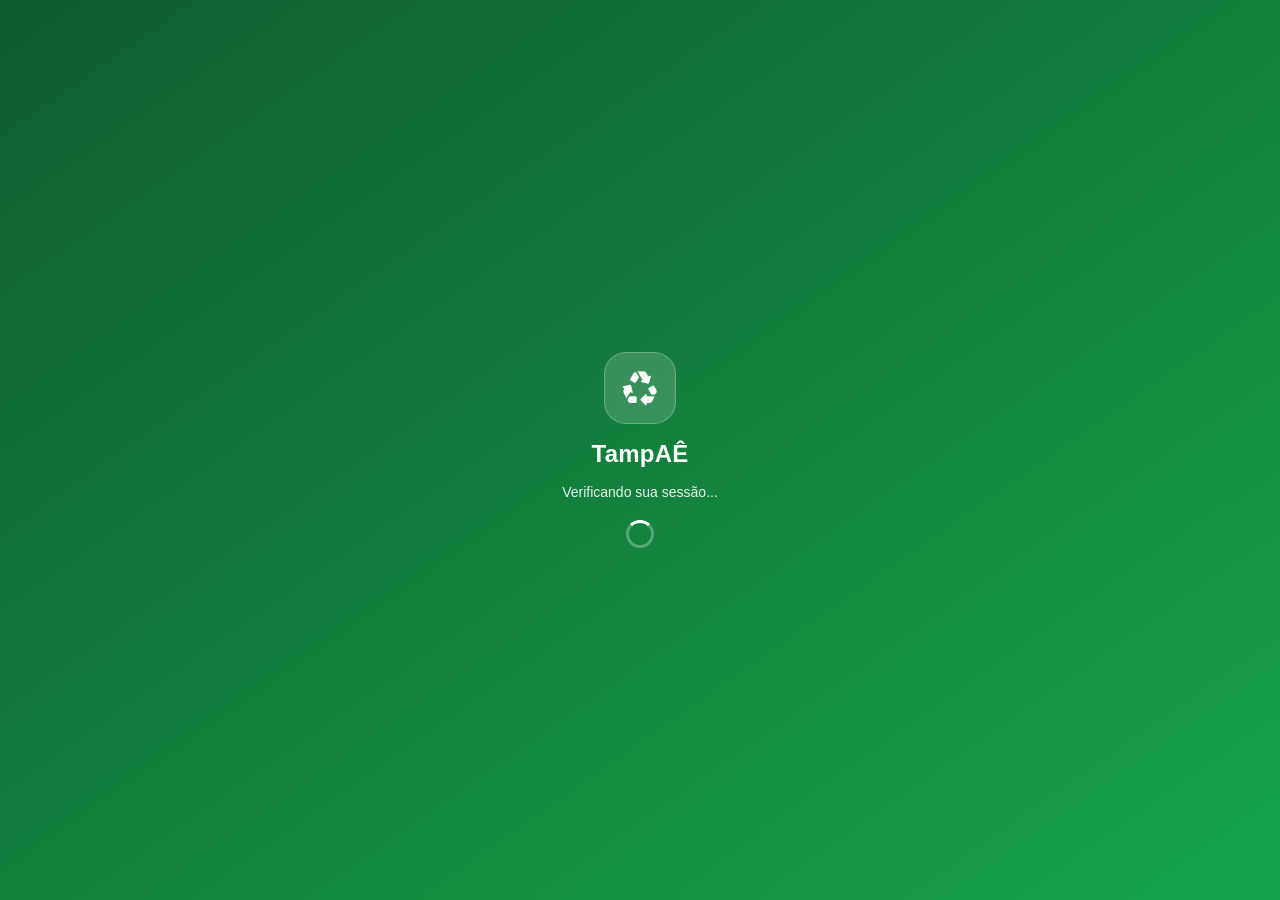
<file: tampae/app/pages/login/index.html>
<!DOCTYPE html>
<html lang="pt-BR">
<head>
<meta charset="UTF-8">
<meta name="viewport" content="width=device-width, initial-scale=1.0, maximum-scale=1.0, user-scalable=no">
<meta name="theme-color" content="#15803d">
<meta name="mobile-web-app-capable" content="yes">
<meta name="apple-mobile-web-app-capable" content="yes">
<meta name="apple-mobile-web-app-status-bar-style" content="black-translucent">
<title>Entrar · TampAê</title>
<link rel="stylesheet" href="../../css/layout.css">
<link rel="stylesheet" href="https://fonts.googleapis.com/css2?family=Material+Symbols+Rounded" />
<link rel="stylesheet" href="index.css">
<style>
/* Tela exibida enquanto o Supabase verifica a sessão existente. */
#carregamentoInicial{
    position:fixed;
    inset:0;
    z-index:9999;
    display:flex;
    flex-direction:column;
    align-items:center;
    justify-content:center;
    gap:16px;
    background:linear-gradient(145deg,#0f5c30,#16a34a);
    color:white;
    transition:opacity .2s ease, visibility .2s ease;
}

#carregamentoInicial.oculto{
    opacity:0;
    visibility:hidden;
    pointer-events:none;
}

#carregamentoInicial .logo-carregamento{
    width:72px;
    height:72px;
    border-radius:22px;
    display:flex;
    align-items:center;
    justify-content:center;
    background:rgba(255,255,255,.16);
    border:1px solid rgba(255,255,255,.25);
}

#carregamentoInicial .logo-carregamento span{
    font-size:40px;
}

#carregamentoInicial .titulo-carregamento{
    font-size:24px;
    font-weight:800;
    letter-spacing:.2px;
}

#carregamentoInicial .texto-carregamento{
    font-size:14px;
    opacity:.9;
}

#carregamentoInicial .spinner-carregamento{
    width:28px;
    height:28px;
    margin-top:4px;
    border:3px solid rgba(255,255,255,.28);
    border-top-color:white;
    border-radius:50%;
    animation:carregamentoGirar .8s linear infinite;
}

@keyframes carregamentoGirar{
    to{ transform:rotate(360deg); }
}
</style>
</head>
<body>
<div id="carregamentoInicial" aria-live="polite" aria-label="Carregando TampAê">
    <div class="logo-carregamento">
        <span class="material-symbols-rounded">recycling</span>
    </div>
    <div class="titulo-carregamento">TampAÊ</div>
    <div class="texto-carregamento">Verificando sua sessão...</div>
    <div class="spinner-carregamento" aria-hidden="true"></div>
</div>

<div class="tela">
    <div class="hero">
        <div class="logo-circulo"><span class="material-symbols-rounded">recycling</span></div>
        <div class="titulo">TampAÊ</div>
        <div class="subtitulo">Recicle tampinhas, ganhe pontos e suba no ranking</div>
    </div>
    <div class="cartao">
        <div class="abas">
            <button type="button" class="aba ativa" id="abaLogin">Entrar</button>
            <button type="button" class="aba" id="abaCadastro">Cadastrar</button>
        </div>
        <div id="mensagem" class="mensagem" role="alert" aria-live="polite" hidden></div>
        <form class="formulario ativo" id="formLogin" novalidate>
            <div class="campo" id="campoLoginEmail"><label for="loginEmail">E-mail</label><div class="input-wrap"><span class="material-symbols-rounded">mail</span><input type="email" id="loginEmail" placeholder="seuemail@exemplo.com" autocomplete="email"></div><span class="erro-msg">Digite um e-mail válido.</span></div>
            <div class="campo" id="campoLoginSenha"><label for="loginSenha">Senha</label><div class="input-wrap"><span class="material-symbols-rounded">lock</span><input type="password" id="loginSenha" placeholder="••••••••" autocomplete="current-password"><button type="button" class="toggle-senha" data-alvo="loginSenha" aria-label="Mostrar senha"><span class="material-symbols-rounded">visibility</span></button></div><span class="erro-msg">Digite sua senha.</span></div>
            <button type="button" class="esqueci" id="btnEsqueciSenha">Esqueci minha senha</button>
            <button type="submit" class="btn-principal" id="btnLogin"><div class="spinner"></div><span class="texto-btn">Entrar</span></button>
            <div class="troca-modo">Ainda não tem conta? <button type="button" id="linkParaCadastro">Cadastre-se</button></div>
        </form>
        <form class="formulario" id="formCadastro" novalidate>
            <div class="campo" id="campoNome"><label for="cadastroNome">Nome completo</label><div class="input-wrap"><span class="material-symbols-rounded">person</span><input type="text" id="cadastroNome" placeholder="Seu nome" autocomplete="name"></div><span class="erro-msg">Digite seu nome.</span></div>
            <div class="campo" id="campoCadastroEmail"><label for="cadastroEmail">E-mail</label><div class="input-wrap"><span class="material-symbols-rounded">mail</span><input type="email" id="cadastroEmail" placeholder="seuemail@exemplo.com" autocomplete="email"></div><span class="erro-msg">Digite um e-mail válido.</span></div>
            <div class="campo" id="campoCadastroSenha"><label for="cadastroSenha">Senha</label><div class="input-wrap"><span class="material-symbols-rounded">lock</span><input type="password" id="cadastroSenha" placeholder="mínimo 6 caracteres" autocomplete="new-password"><button type="button" class="toggle-senha" data-alvo="cadastroSenha" aria-label="Mostrar senha"><span class="material-symbols-rounded">visibility</span></button></div><span class="erro-msg">A senha precisa ter pelo menos 6 caracteres.</span></div>
            <div class="campo" id="campoCadastroConfirma"><label for="cadastroConfirma">Confirmar senha</label><div class="input-wrap"><span class="material-symbols-rounded">lock</span><input type="password" id="cadastroConfirma" placeholder="••••••••" autocomplete="new-password"><button type="button" class="toggle-senha" data-alvo="cadastroConfirma" aria-label="Mostrar senha"><span class="material-symbols-rounded">visibility</span></button></div><span class="erro-msg">As senhas não coincidem.</span></div>
            <label class="termos" for="cadastroTermos"><input type="checkbox" id="cadastroTermos">Li e aceito os termos de uso e a política de privacidade do TampAê.</label>
            <button type="submit" class="btn-principal" id="btnCadastro"><div class="spinner"></div><span class="texto-btn">Criar conta</span></button>
            <div class="troca-modo">Já tem conta? <button type="button" id="linkParaLogin">Entrar</button></div>
        </form>
    </div>
</div>
<script type="module" src="index.js"></script>
</body>
</html>
</file>
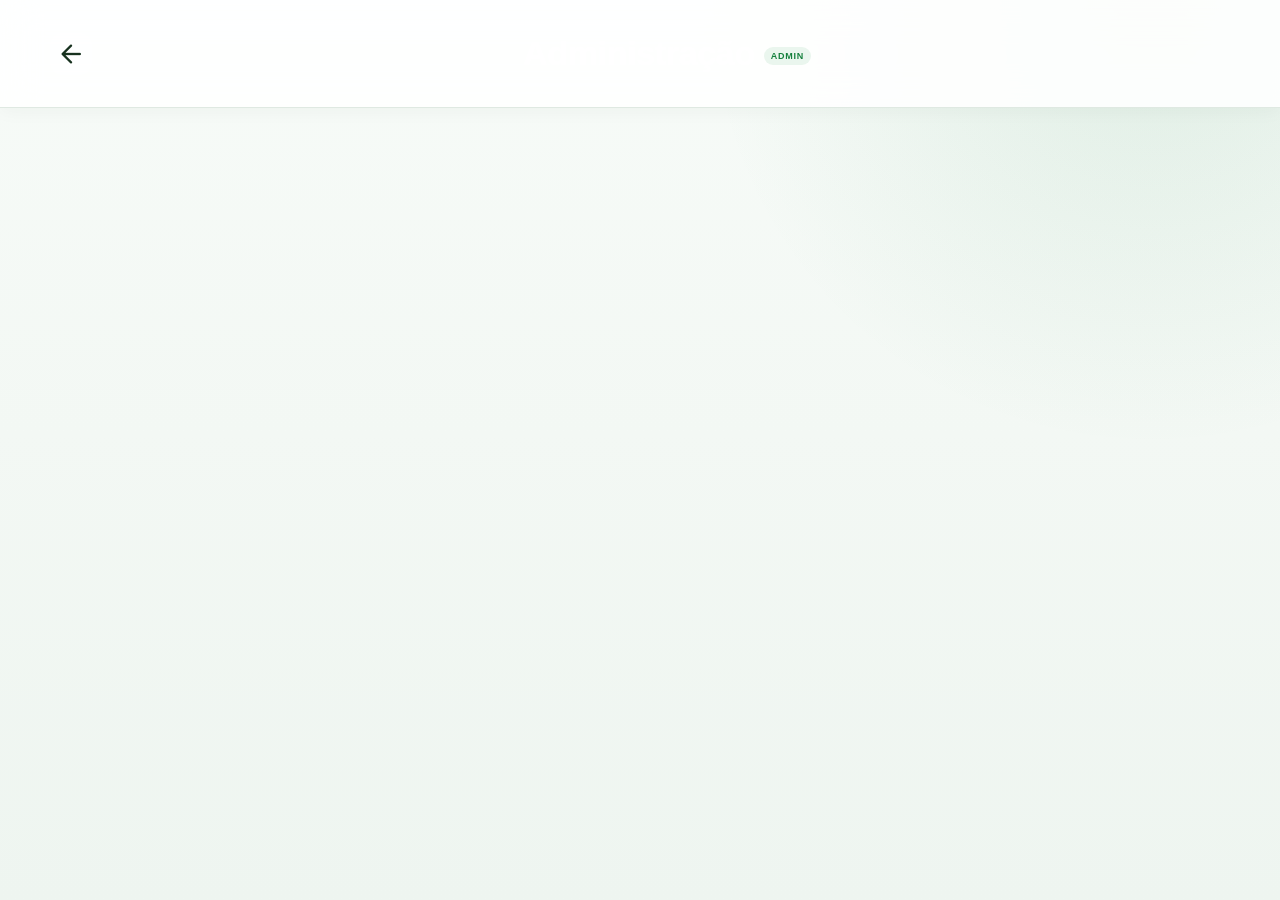
<file: tampae/app/pages/admin/admin.html>
<!DOCTYPE html>
<html lang="pt-BR">
<head>
<meta charset="UTF-8">
<meta name="viewport" content="width=device-width, initial-scale=1.0, maximum-scale=1.0, user-scalable=no">
<meta name="theme-color" content="#15803d">
<title>Painel administrativo · TampAê</title>
<link rel="stylesheet" href="../../css/layout.css">
<link rel="stylesheet" href="https://fonts.googleapis.com/css2?family=Material+Symbols+Rounded" />
<link rel="stylesheet" href="admin.css">
<style>
  /* A estrutura global do PWA usa overflow:hidden no body. A tela administrativa precisa rolar a página inteira. */
  html { min-height: 100%; height: auto; overflow-y: auto; }
  body { height: auto !important; min-height: 100vh; display: block !important; overflow-y: auto !important; overflow-x: hidden !important; }
  .top-bar { position: sticky; top: 0; }
  .admin-page { min-height: 0; }
</style>
</head>
<body>
<header class="top-bar">
  <a href="../inicio/home.html" class="back-btn" aria-label="Voltar"><span class="material-symbols-rounded">arrow_back</span></a>
  <div class="app-name">Administração</div>
</header>

<main class="admin-page" id="adminPage" hidden>
  <section class="hero">
    <div>
      <span class="eyebrow">TAMPAÊ</span>
      <h1>Painel administrativo</h1>
      <p>Gerencie campanhas, eventos, máquinas e conquistas em um só lugar.</p>
    </div>
    <button class="btn ghost" id="btnAtualizar" type="button"><span class="material-symbols-rounded">refresh</span> Atualizar</button>
  </section>

  <div class="tabs" role="tablist">
    <button class="tab active" data-tab="visao" type="button">Visão geral</button>
    <button class="tab" data-tab="campanhas" type="button">Campanhas</button>
    <button class="tab" data-tab="eventos" type="button">Eventos</button>
    <button class="tab" data-tab="maquinas" type="button">Máquinas</button>
    <button class="tab" data-tab="conquistas" type="button">Conquistas</button>
  </div>

  <section class="panel tab-panel" data-panel="visao">
    <div class="panel-head"><div><h2>Dados gerais por campanha</h2><p>Resumo das coletas registradas nos eventos de cada campanha.</p></div></div>
    <div id="statsGrid" class="stats-grid"></div>
    <div id="statsEmpty" class="empty" hidden>Nenhuma campanha cadastrada.</div>
  </section>

  <section class="panel tab-panel" data-panel="campanhas" hidden>
    <div class="panel-head"><div><h2>Campanhas</h2><p>Crie e acompanhe iniciativas de reciclagem.</p></div></div>
    <form id="campanhaForm" class="form-grid">
      <input type="hidden" id="campanhaId">
      <label>Nome<input id="campanhaNome" required maxlength="120" placeholder="Ex.: Semana da Reciclagem"></label>
      <label>Descrição<input id="campanhaDescricao" maxlength="240" placeholder="Objetivo da campanha"></label>
      <label>Início<input id="campanhaInicio" type="datetime-local" required></label>
      <label>Fim<input id="campanhaFim" type="datetime-local"></label>
      <label class="check"><input id="campanhaAtivo" type="checkbox" checked> Campanha ativa</label>
      <div class="form-actions"><button class="btn ghost" id="cancelarCampanha" type="button">Cancelar</button><button class="btn primary" type="submit">Salvar campanha</button></div>
    </form>
    <div id="campanhasList" class="list"></div>
  </section>

  <section class="panel tab-panel" data-panel="eventos" hidden>
    <div class="panel-head"><div><h2>Eventos</h2><p>Defina períodos de participação e associe cada evento a uma campanha.</p></div></div>
    <form id="eventoForm" class="form-grid">
      <input type="hidden" id="eventoId">
      <label>Nome<input id="eventoNome" required maxlength="120" placeholder="Ex.: Coleta ETEC - Setembro"></label>
      <label>Campanha<select id="eventoCampanha"><option value="">Sem campanha</option></select></label>
      <label>Descrição<input id="eventoDescricao" maxlength="240"></label>
      <label>Início<input id="eventoInicio" type="datetime-local" required></label>
      <label>Fim<input id="eventoFim" type="datetime-local" required></label>
      <label>Status<select id="eventoStatus"><option value="agendado">Agendado</option><option value="em_andamento">Em andamento</option><option value="encerrado">Encerrado</option></select></label>
      <div class="form-actions"><button class="btn ghost" id="cancelarEvento" type="button">Cancelar</button><button class="btn primary" type="submit">Salvar evento</button></div>
    </form>
    <div id="eventosList" class="list"></div>
  </section>

  <section class="panel tab-panel" data-panel="maquinas" hidden>
    <div class="panel-head"><div><h2>Máquinas</h2><p>Cadastre os pontos físicos e os dispositivos ESP32.</p></div></div>
    <form id="maquinaForm" class="form-grid">
      <input type="hidden" id="maquinaId">
      <label>Nome<input id="maquinaNome" required maxlength="120" placeholder="Ex.: TAMPAÊ — ETEC Atibaia"></label>
      <label>Latitude<input id="maquinaLatitude" type="number" step="any" required placeholder="-23.070100"></label>
      <label>Longitude<input id="maquinaLongitude" type="number" step="any" required placeholder="-46.550000"></label>
      <label>Status<select id="maquinaStatus"><option value="ativa">Ativa</option><option value="inativa">Inativa</option><option value="manutencao">Manutenção</option></select></label>
      <label class="wide">Device token<input id="maquinaToken" required placeholder="Deixe vazio para gerar automaticamente"></label>
      <div class="form-actions"><button class="btn ghost" id="cancelarMaquina" type="button">Cancelar</button><button class="btn primary" type="submit">Salvar máquina</button></div>
    </form>
    <div id="maquinasList" class="list"></div>
  </section>

  <section class="panel tab-panel" data-panel="conquistas" hidden>
    <div class="panel-head"><div><h2>Conquistas</h2><p>Cadastre metas que podem ser vinculadas a uma campanha.</p></div></div>
    <form id="conquistaForm" class="form-grid">
      <input type="hidden" id="conquistaId">
      <label>Nome<input id="conquistaNome" required maxlength="120" placeholder="Ex.: Guardião das tampinhas"></label>
      <label>Campanha<select id="conquistaCampanha"><option value="">Global</option></select></label>
      <label>Descrição<input id="conquistaDescricao" maxlength="240"></label>
      <label>Tipo de meta<select id="conquistaTipo"><option value="tampinhas">Tampinhas</option><option value="peso">Peso</option><option value="pontos">Pontos</option></select></label>
      <label>Valor da meta<input id="conquistaMeta" type="number" min="1" step="1" required></label>
      <div class="form-actions"><button class="btn ghost" id="cancelarConquista" type="button">Cancelar</button><button class="btn primary" type="submit">Salvar conquista</button></div>
    </form>
    <div id="conquistasList" class="list"></div>
  </section>
</main>

<section class="access" id="access" hidden>
  <div class="access-card">
    <span class="material-symbols-rounded">admin_panel_settings</span>
    <h1>Área administrativa</h1>
    <p id="accessText">Verificando permissões...</p>
    <button class="btn primary" id="btnClaim" type="button" hidden>Ativar primeiro administrador</button>
    <a class="btn ghost" href="../inicio/home.html">Voltar ao início</a>
  </div>
</section>

<script type="module" src="admin.js"></script>
</body>
</html>
</file>
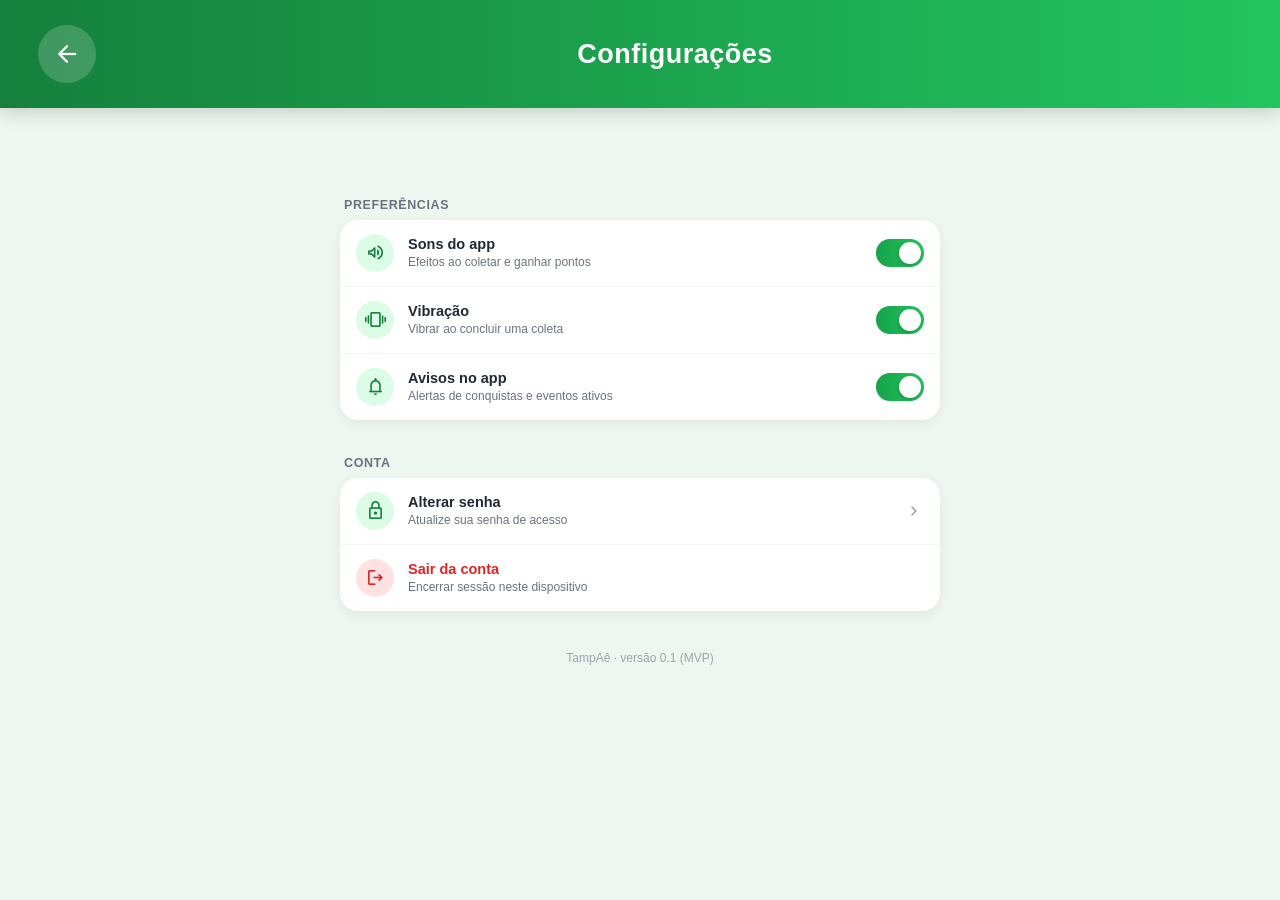
<file: tampae/app/pages/configura/configuracoes.html>
<!DOCTYPE html>
<html lang="pt-BR">
<head>
<meta charset="UTF-8">
<meta name="viewport" content="width=device-width, initial-scale=1.0, maximum-scale=1.0, user-scalable=no">
<meta name="theme-color" content="#15803d">
<meta name="mobile-web-app-capable" content="yes">
<meta name="apple-mobile-web-app-capable" content="yes">
<meta name="apple-mobile-web-app-status-bar-style" content="black-translucent">
<title>Configurações</title>
<link rel="stylesheet" href="../../css/layout.css">
<link rel="stylesheet" href="https://fonts.googleapis.com/css2?family=Material+Symbols+Rounded" />
<link rel="stylesheet" href="configuracoes.css">
</head>
<body>
<header class="top-bar"><a href="../inicio/home.html" class="back-btn"><span class="material-symbols-rounded">arrow_back</span></a><div class="app-name">Configurações</div></header>
<main class="content">
<div class="secao"><div class="secao-titulo">Preferências</div><div class="card-lista"><div class="item"><div class="icone"><span class="material-symbols-rounded">volume_up</span></div><div class="texto"><b>Sons do app</b><small>Efeitos ao coletar e ganhar pontos</small></div><label class="toggle"><input type="checkbox" id="toggleSom" checked><span class="trilho"></span></label></div><div class="item"><div class="icone"><span class="material-symbols-rounded">vibration</span></div><div class="texto"><b>Vibração</b><small>Vibrar ao concluir uma coleta</small></div><label class="toggle"><input type="checkbox" id="toggleVibracao" checked><span class="trilho"></span></label></div><div class="item"><div class="icone"><span class="material-symbols-rounded">notifications</span></div><div class="texto"><b>Avisos no app</b><small>Alertas de conquistas e eventos ativos</small></div><label class="toggle"><input type="checkbox" id="toggleAvisos" checked><span class="trilho"></span></label></div></div></div>
<div class="secao" id="secaoAdmin" hidden><div class="secao-titulo">Administração</div><div class="card-lista"><a class="item clicavel" href="../admin/admin.html"><div class="icone"><span class="material-symbols-rounded">admin_panel_settings</span></div><div class="texto"><b>Painel administrativo</b><small>Campanhas, eventos, máquinas, conquistas e dados</small></div><span class="material-symbols-rounded seta">chevron_right</span></a></div></div>
<div class="secao"><div class="secao-titulo">Conta</div><div class="card-lista"><div class="item clicavel" id="itemAlterarSenha"><div class="icone"><span class="material-symbols-rounded">lock</span></div><div class="texto"><b>Alterar senha</b><small>Atualize sua senha de acesso</small></div><span class="material-symbols-rounded seta">chevron_right</span></div><div class="item sair clicavel" id="itemSair"><div class="icone"><span class="material-symbols-rounded">logout</span></div><div class="texto"><b>Sair da conta</b><small>Encerrar sessão neste dispositivo</small></div></div></div></div>
<div class="painel-senha" id="painelSenha" hidden><b>Alterar senha</b><div class="campo"><label>Senha atual</label><input type="password" id="senhaAtual" placeholder="••••••••" autocomplete="current-password"></div><div class="campo"><label>Nova senha</label><input type="password" id="senhaNova" placeholder="••••••••" autocomplete="new-password"></div><div class="campo"><label>Confirmar nova senha</label><input type="password" id="senhaConfirma" placeholder="••••••••" autocomplete="new-password"></div><div class="acoes-form"><button class="btn-cancelar" id="btnCancelarSenha" type="button">Cancelar</button><button class="btn-salvar" id="btnSalvarSenha" type="button">Salvar</button></div></div>
<div class="secao"><div class="versao">TampAê · versão 0.1 (MVP)</div></div>
</main>
<script type="module" src="configuracoes.js"></script>
</body>
</html>
</file>
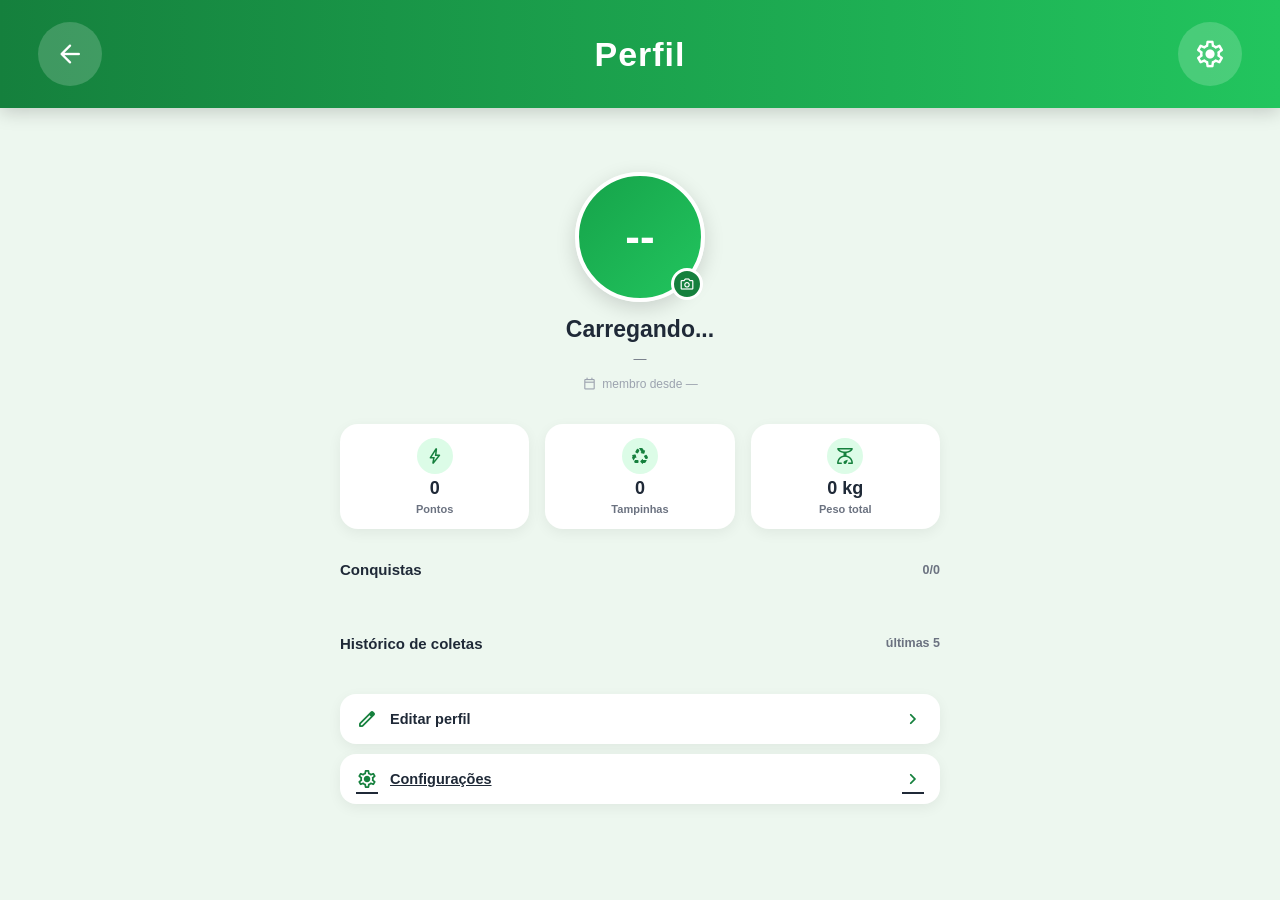
<file: tampae/app/pages/perfil/perfil.html>
<!DOCTYPE html>
<html lang="pt-BR">
<head>
<meta charset="UTF-8">
<meta name="viewport" content="width=device-width, initial-scale=1.0, maximum-scale=1.0, user-scalable=no">
<meta name="theme-color" content="#15803d">
<meta name="mobile-web-app-capable" content="yes">
<meta name="apple-mobile-web-app-capable" content="yes">
<meta name="apple-mobile-web-app-status-bar-style" content="black-translucent">
<title>Perfil</title>
<link rel="stylesheet" href="../../css/layout.css">
<link rel="stylesheet" href="https://fonts.googleapis.com/css2?family=Material+Symbols+Rounded" />
<link rel="stylesheet" href="perfil.css">
</head>
<body>
<header class="top-bar">
    <a href="../inicio/home.html" class="back-btn"><span class="material-symbols-rounded">arrow_back</span></a>
    <div class="app-name">Perfil</div>
    <a href="../configura/configuracoes.html" class="settings"><span class="material-symbols-rounded">settings</span></a>
</header>
<main class="content">
    <div class="perfil-header">
        <div class="avatar-grande-wrap">
            <div class="avatar-grande" id="avatarIniciais" aria-label="Foto de perfil">--</div>
            <button class="avatar-editar" id="btnEditarFoto" type="button" aria-label="Alterar foto de perfil"><span class="material-symbols-rounded">photo_camera</span></button>
            <input id="inputFotoPerfil" type="file" accept="image/jpeg,image/png,image/webp" hidden>
        </div>
        <div class="nome" id="perfilNome">Carregando...</div>
        <div class="email" id="perfilEmail">—</div>
        <div class="desde"><span class="material-symbols-rounded">calendar_today</span><span id="perfilDesde">membro desde —</span></div>
    </div>
    <div class="stats-grid">
        <div class="stat-card"><div class="icone"><span class="material-symbols-rounded">bolt</span></div><div class="valor" id="statPontos">0</div><div class="rotulo">Pontos</div></div>
        <div class="stat-card"><div class="icone"><span class="material-symbols-rounded">recycling</span></div><div class="valor" id="statTampinhas">0</div><div class="rotulo">Tampinhas</div></div>
        <div class="stat-card"><div class="icone"><span class="material-symbols-rounded">scale</span></div><div class="valor" id="statPeso">0 kg</div><div class="rotulo">Peso total</div></div>
    </div>
    <div class="secao"><div class="titulo-secao"><b>Conquistas</b><span class="contagem" id="conquistasContagem">0/0</span></div><div class="conquistas-scroll" id="conquistasLista"></div></div>
    <div class="secao"><div class="titulo-secao"><b>Histórico de coletas</b><span class="contagem">últimas 5</span></div><div class="historico-lista" id="historicoLista"></div></div>
    <div class="acoes">
        <button class="acao-btn" id="btnEditarPerfil" type="button"><span class="material-symbols-rounded">edit</span>Editar perfil<span class="material-symbols-rounded seta">chevron_right</span></button>
        <a href="../configura/configuracoes.html" class="acao-btn"><span class="material-symbols-rounded">settings</span>Configurações<span class="material-symbols-rounded seta">chevron_right</span></a>
    </div>
</main>
<script type="module" src="perfil.js"></script>
</body>
</html>
</file>
<file: tampae/app/css/layout.css>
/* TampAÊ — estrutura visual compartilhada */
:root{--bg:#edf7ef;--surface:#fff;--primary:#16a34a;--secondary:#22c55e;--dark:#15803d;--border:#b7e4c7;--text:#1f2937;--active:#16a34a;--danger:#dc2626;--layout-max:600px;--layout-gutter:clamp(12px,5vw,32px);--layout-gap:16px;--nav-height:64px}
*,*::before,*::after{box-sizing:border-box;margin:0;padding:0;-webkit-tap-highlight-color:transparent;font-family:Arial,Helvetica,sans-serif}html{height:100%;min-height:100%;text-size-adjust:100%;-webkit-text-size-adjust:100%}body{min-width:320px;width:100%;height:100vh;background:var(--bg);display:flex;flex-direction:column;overflow:hidden}button,input,select,textarea{font:inherit;max-width:100%}a{color:inherit}button:focus-visible,a:focus-visible,input:focus-visible,select:focus-visible,textarea:focus-visible{outline:3px solid rgba(34,197,94,.35);outline-offset:2px}img,svg,video,canvas{max-width:100%}.content,.tela,.formulario,.campo,.input-wrap,.termos,.info,.texto{min-width:0}
/* Transição suave entre páginas do PWA. Navegadores compatíveis fazem o fade durante a navegação; os demais mantêm a navegação normal. */
@view-transition{navigation:auto}
::view-transition-old(root),::view-transition-new(root){animation-duration:220ms;animation-timing-function:ease-in-out}
::view-transition-old(root){animation-name:tampae-fade-out}
::view-transition-new(root){animation-name:tampae-fade-in}
@keyframes tampae-fade-out{from{opacity:1}to{opacity:0}}
@keyframes tampae-fade-in{from{opacity:0}to{opacity:1}}

.top-bar{width:100%;height:calc(12vh + env(safe-area-inset-top));min-height:calc(85px + env(safe-area-inset-top));max-height:calc(120px + env(safe-area-inset-top));display:flex;justify-content:space-between;align-items:center;padding:env(safe-area-inset-top) 5% 0;background:linear-gradient(90deg,#15803d,#22c55e);color:#fff;box-shadow:0 4px 18px rgba(0,0,0,.18);flex-shrink:0;z-index:600}.profile,.settings,.back-btn{width:clamp(48px,10vw,64px);aspect-ratio:1;border-radius:50%;display:flex;justify-content:center;align-items:center;flex-shrink:0;color:#fff;cursor:pointer;transition:.25s;text-decoration:none}.profile{overflow:hidden;background:#fff;border:3px solid rgba(255,255,255,.9)}.profile img{width:100%;height:100%;object-fit:cover}.profile span{color:var(--dark);font-size:32px}.settings,.back-btn{border:none;background:rgba(255,255,255,.18)}.settings:hover,.back-btn:hover{background:rgba(255,255,255,.28)}.profile:active,.settings:active,.back-btn:active{transform:scale(.94)}.settings span{font-size:32px}.back-btn span{font-size:30px}.app-name{flex:1;text-align:center;color:#fff;font-size:clamp(24px,5vw,34px);font-weight:800;letter-spacing:1px;user-select:none}
.content{flex:1;display:flex;justify-content:flex-start;align-items:center;flex-direction:column;gap:5%;padding-top:5%;padding-inline:5%;padding-bottom:6%;overflow-y:auto;-webkit-overflow-scrolling:touch;overscroll-behavior:contain}.bottom-nav{width:100%;height:calc(var(--nav-height) + env(safe-area-inset-bottom));min-height:calc(var(--nav-height) + env(safe-area-inset-bottom));max-height:calc(var(--nav-height) + env(safe-area-inset-bottom));padding-bottom:env(safe-area-inset-bottom);background:#fff;display:grid;grid-template-columns:repeat(4,1fr);border-top:1px solid var(--border);box-shadow:0 -3px 15px rgba(0,0,0,.08);flex-shrink:0;z-index:600}.nav-item{display:flex;flex-direction:column;justify-content:center;align-items:center;gap:2px;text-decoration:none;color:#6b7280;transition:.25s}.nav-item:hover{background:#f4fff6}.nav-item.active{color:var(--active)}.nav-item:active{transform:scale(.95)}.nav-item span:first-child{font-size:27px}.nav-item span:last-child{font-size:12px;font-weight:600}
@media(min-width:768px){:root{--layout-gutter:24px}.top-bar{padding-inline:3%}}@media(max-width:360px){.nav-item span:first-child{font-size:24px}.nav-item span:last-child{font-size:11px}}@media(prefers-reduced-motion:reduce){*,*::before,*::after{scroll-behavior:auto!important;animation-duration:.01ms!important;animation-iteration-count:1!important;transition-duration:.01ms!important}@view-transition{navigation:auto}::view-transition-old(root),::view-transition-new(root){animation-duration:.01ms!important}}
</file>
<file: tampae/app/pages/login/index.css>
body{background:linear-gradient(180deg,#15803d,#22c55e 55%,#edf7ef 55%)}.tela{flex:1;min-height:0;display:flex;flex-direction:column;overflow-y:auto;-webkit-overflow-scrolling:touch;overscroll-behavior:contain}.hero{flex-shrink:0;display:flex;flex-direction:column;align-items:center;justify-content:flex-end;gap:12px;padding:calc(9% + env(safe-area-inset-top)) 8% 8%;color:#fff;text-align:center}.logo-circulo{width:clamp(74px,18vw,96px);aspect-ratio:1;border-radius:50%;background:rgba(255,255,255,.18);border:3px solid rgba(255,255,255,.55);display:flex;align-items:center;justify-content:center}.logo-circulo span{font-size:clamp(38px,9vw,50px)}.hero .titulo{font-size:clamp(26px,7vw,34px);font-weight:800;letter-spacing:.5px}.hero .subtitulo{font-size:13.5px;opacity:.92;max-width:280px}.cartao{flex-shrink:0;background:var(--bg);border-radius:28px 28px 0 0;padding:8% 7% calc(8% + env(safe-area-inset-bottom));min-height:56vh;display:flex;flex-direction:column;gap:20px}.abas{display:flex;background:#fff;border-radius:999px;padding:5px;box-shadow:0 4px 14px rgba(0,0,0,.06);flex-shrink:0}.aba{flex:1;text-align:center;padding:11px 0;border:none;border-radius:999px;background:transparent;color:#6b7280;font-size:14px;font-weight:700;cursor:pointer;transition:.25s}.aba.ativa{background:linear-gradient(90deg,#15803d,#22c55e);color:#fff;box-shadow:0 4px 12px rgba(21,128,61,.3)}.formulario{display:none;flex-direction:column;gap:14px}.formulario.ativo{display:flex}.campo{display:flex;flex-direction:column;gap:6px}.campo label{font-size:12.5px;font-weight:700;color:#4b5563}.campo .input-wrap{position:relative;display:flex;align-items:center}.campo .input-wrap>span.material-symbols-rounded{position:absolute;left:14px;top:50%;transform:translateY(-50%);color:#9ca3af;font-size:20px;pointer-events:none}.campo input{width:100%;padding:13px 44px 13px 44px;border:1.5px solid var(--border);border-radius:13px;font-size:14.5px;color:var(--text);background:#fff;outline:none;transition:.2s}.campo input:focus{border-color:var(--primary);box-shadow:0 0 0 3px rgba(34,197,94,.15)}.campo .toggle-senha{position:absolute;right:12px;top:50%;transform:translateY(-50%);background:none;border:none;color:#9ca3af;cursor:pointer;display:flex;padding:4px;z-index:2}.campo .toggle-senha span{font-size:20px}.campo .erro-msg{font-size:11.5px;color:var(--danger);display:none}.campo.invalido input{border-color:var(--danger)}.campo.invalido .erro-msg{display:block}.esqueci{align-self:flex-end;background:none;border:none;color:var(--dark);font-size:12.5px;font-weight:700;cursor:pointer;margin-top:-6px}.btn-principal{width:100%;padding:15px;border:none;border-radius:14px;background:linear-gradient(90deg,#15803d,#22c55e);color:#fff;font-size:15px;font-weight:800;cursor:pointer;box-shadow:0 8px 20px rgba(21,128,61,.32);display:flex;align-items:center;justify-content:center;gap:8px}.btn-principal:active{transform:scale(.98)}.btn-principal .spinner{width:18px;height:18px;border-radius:50%;border:3px solid rgba(255,255,255,.4);border-top-color:#fff;animation:girar .8s linear infinite;display:none}.btn-principal.carregando .spinner{display:block}.btn-principal.carregando .texto-btn{display:none}@keyframes girar{to{transform:rotate(360deg)}}.termos{display:flex;align-items:flex-start;gap:9px;font-size:12px;color:#6b7280;line-height:1.4}.termos input{margin-top:2px;accent-color:var(--primary);width:16px;height:16px;flex-shrink:0}.troca-modo{text-align:center;font-size:13px;color:#6b7280}.troca-modo button{background:none;border:none;color:var(--dark);font-weight:800;font-size:13px;cursor:pointer}@media(min-width:768px){.cartao{max-width:440px;align-self:center;width:100%}}@media(max-height:700px){.hero{padding-top:calc(6% + env(safe-area-inset-top))}.logo-circulo{width:64px}.hero .titulo{font-size:24px}.hero .subtitulo{display:none}}
</file>
<file: tampae/app/pages/admin/admin.css>
* { box-sizing: border-box; }

:root {
  --green: #15803d;
  --green-dark: #0f5f2d;
  --green-soft: #eaf6ee;
  --ink: #17321f;
  --muted: #66756c;
  --line: #dce7df;
  --surface: #ffffff;
  --bg: #f3f8f4;
  --danger: #b42318;
  --shadow: 0 18px 50px rgba(23, 50, 31, .08);
}

html { scroll-behavior: smooth; }
body {
  margin: 0;
  min-height: 100vh;
  background:
    radial-gradient(circle at 90% 0%, rgba(21,128,61,.10), transparent 28rem),
    linear-gradient(180deg, #f7fbf8 0%, var(--bg) 48%, #eef5f0 100%);
  color: var(--ink);
  font-family: system-ui, -apple-system, BlinkMacSystemFont, "Segoe UI", sans-serif;
}

button, input, select { -webkit-tap-highlight-color: transparent; }
button { touch-action: manipulation; }

.top-bar {
  position: sticky;
  top: 0;
  z-index: 20;
  display: flex;
  align-items: center;
  gap: 12px;
  min-height: 64px;
  padding: 0 max(18px, calc((100vw - 1180px) / 2));
  background: rgba(255,255,255,.88);
  border-bottom: 1px solid rgba(220,231,223,.9);
  backdrop-filter: blur(18px);
  box-shadow: 0 3px 18px rgba(23,50,31,.04);
}
.back-btn {
  display: grid;
  place-items: center;
  width: 42px;
  height: 42px;
  border-radius: 13px;
  color: var(--ink);
  text-decoration: none;
  transition: .2s ease;
}
.back-btn:hover { background: var(--green-soft); color: var(--green); transform: translateX(-2px); }
.app-name { font-weight: 850; letter-spacing: -.01em; }
.app-name::after {
  content: "ADMIN";
  display: inline-block;
  margin-left: 9px;
  padding: 4px 7px;
  border-radius: 999px;
  background: var(--green-soft);
  color: var(--green);
  font-size: 9px;
  letter-spacing: .08em;
  vertical-align: middle;
}

.admin-page { width: min(1180px, calc(100% - 28px)); margin: 30px auto 60px; }
.hero {
  position: relative;
  overflow: hidden;
  display: flex;
  justify-content: space-between;
  gap: 24px;
  align-items: center;
  min-height: 190px;
  margin-bottom: 18px;
  padding: 30px 32px;
  border: 1px solid #d9e8dd;
  border-radius: 26px;
  background: linear-gradient(135deg, #ffffff 0%, #f4fbf6 100%);
  box-shadow: var(--shadow);
}
.hero::after {
  content: "";
  position: absolute;
  width: 260px;
  height: 260px;
  right: -100px;
  top: -110px;
  border-radius: 50%;
  background: rgba(21,128,61,.08);
  pointer-events: none;
}
.hero > div { position: relative; z-index: 1; }
.eyebrow {
  display: inline-flex;
  align-items: center;
  gap: 6px;
  color: var(--green);
  font-size: 11px;
  font-weight: 850;
  letter-spacing: .14em;
}
.eyebrow::before { content: ""; width: 22px; height: 2px; border-radius: 2px; background: var(--green); }
h1, h2, h3, p { margin-top: 0; }
.hero h1 { margin: 7px 0 8px; font-size: clamp(30px, 5vw, 44px); line-height: 1.05; letter-spacing: -.035em; }
.hero p, .panel-head p { color: var(--muted); margin-bottom: 0; line-height: 1.55; }

.tabs {
  display: flex;
  gap: 7px;
  overflow-x: auto;
  padding: 5px;
  margin-bottom: 14px;
  border: 1px solid var(--line);
  border-radius: 17px;
  background: rgba(255,255,255,.72);
  box-shadow: 0 5px 20px rgba(23,50,31,.04);
  scrollbar-width: none;
}
.tabs::-webkit-scrollbar { display: none; }
.tab {
  display: inline-flex;
  align-items: center;
  justify-content: center;
  min-height: 42px;
  border: 1px solid transparent;
  background: transparent;
  color: #52645a;
  border-radius: 12px;
  padding: 9px 15px;
  font: inherit;
  font-size: 14px;
  font-weight: 750;
  white-space: nowrap;
  cursor: pointer;
  transition: .2s ease;
}
.tab:hover { background: #eef6f0; color: var(--green-dark); }
.tab.active {
  background: var(--green);
  color: white;
  border-color: var(--green);
  box-shadow: 0 5px 14px rgba(21,128,61,.20);
}

.panel {
  overflow: hidden;
  background: rgba(255,255,255,.96);
  border: 1px solid var(--line);
  border-radius: 22px;
  padding: 24px;
  box-shadow: var(--shadow);
  animation: panelIn .22s ease;
}
@keyframes panelIn { from { opacity: .6; transform: translateY(3px); } to { opacity: 1; transform: none; } }
.panel-head {
  display: flex;
  justify-content: space-between;
  gap: 16px;
  margin-bottom: 22px;
  padding-bottom: 17px;
  border-bottom: 1px solid #edf2ee;
}
.panel-head h2 { margin-bottom: 5px; font-size: 22px; letter-spacing: -.02em; }

.stats-grid { display: grid; grid-template-columns: repeat(auto-fit, minmax(260px, 1fr)); gap: 15px; }
.stat-card {
  position: relative;
  overflow: hidden;
  border: 1px solid #dfe9e2;
  border-radius: 18px;
  padding: 19px;
  background: linear-gradient(145deg, #fff, #f7fbf8);
  transition: transform .2s ease, box-shadow .2s ease, border-color .2s ease;
}
.stat-card::before { content: ""; position: absolute; left: 0; top: 0; width: 100%; height: 3px; background: var(--green); opacity: .75; }
.stat-card:hover { transform: translateY(-2px); box-shadow: 0 12px 28px rgba(23,50,31,.08); border-color: #cfe0d3; }
.stat-card h3 { margin: 0 0 5px; font-size: 18px; letter-spacing: -.015em; }
.stat-meta { color: #748178; font-size: 12px; margin-bottom: 15px; }
.metrics { display: grid; grid-template-columns: repeat(2, 1fr); gap: 9px; }
.metric { padding: 12px; border: 1px solid #e6eee8; border-radius: 13px; background: #f4f8f5; }
.metric b { display: block; font-size: 21px; letter-spacing: -.02em; }
.metric small { color: #748178; font-size: 11px; }

.form-grid {
  display: grid;
  grid-template-columns: repeat(2, minmax(0, 1fr));
  gap: 15px;
  margin-bottom: 26px;
  padding: 19px;
  border: 1px solid #e2ebe5;
  border-radius: 17px;
  background: #f9fcfa;
}
label { display: flex; flex-direction: column; gap: 7px; font-size: 12px; font-weight: 800; color: #415449; }
input, select {
  width: 100%;
  min-height: 46px;
  border: 1px solid #cddbd1;
  border-radius: 12px;
  padding: 10px 12px;
  font: inherit;
  font-size: 14px;
  color: var(--ink);
  background: #fff;
  outline: none;
  transition: .18s ease;
}
input:hover, select:hover { border-color: #aebfb3; }
input:focus, select:focus { border-color: var(--green); box-shadow: 0 0 0 4px rgba(21,128,61,.10); }
.wide { grid-column: 1 / -1; }
.check { flex-direction: row; align-items: center; align-self: end; min-height: 46px; gap: 9px; }
.check input { width: 18px; min-height: 18px; accent-color: var(--green); }
.form-actions { grid-column: 1 / -1; display: flex; justify-content: flex-end; gap: 9px; padding-top: 4px; }

.btn {
  display: inline-flex;
  align-items: center;
  justify-content: center;
  gap: 7px;
  min-height: 43px;
  border: 1px solid transparent;
  border-radius: 12px;
  padding: 10px 15px;
  font: inherit;
  font-size: 13px;
  font-weight: 800;
  cursor: pointer;
  text-decoration: none;
  transition: transform .16s ease, box-shadow .16s ease, background .16s ease;
}
.btn:hover { transform: translateY(-1px); }
.btn:active { transform: translateY(0); }
.btn.primary { background: var(--green); color: #fff; box-shadow: 0 6px 16px rgba(21,128,61,.17); }
.btn.primary:hover { background: var(--green-dark); box-shadow: 0 8px 20px rgba(21,128,61,.23); }
.btn.ghost { background: #edf4ef; color: #21452c; border-color: #e0eae2; }
.btn.ghost:hover { background: #e3efe6; }
.btn.danger { background: #fff1ef; color: var(--danger); border-color: #f8d9d5; }
.btn.danger:hover { background: #ffe7e3; }

.list { display: grid; gap: 10px; }
.list-item {
  display: flex;
  justify-content: space-between;
  gap: 16px;
  align-items: center;
  min-height: 66px;
  border: 1px solid #e0e9e3;
  border-radius: 15px;
  padding: 13px 15px;
  background: #fff;
  transition: .18s ease;
}
.list-item:hover { border-color: #cbdccf; box-shadow: 0 7px 20px rgba(23,50,31,.06); transform: translateY(-1px); }
.list-item strong { display: block; margin-bottom: 4px; font-size: 14px; }
.list-item small { display: block; color: #748178; line-height: 1.45; }
.item-actions { display: flex; gap: 7px; flex-wrap: wrap; justify-content: flex-end; flex-shrink: 0; }
.empty { padding: 36px 20px; text-align: center; color: #748178; background: #f7faf8; border: 1px dashed #d5e2d8; border-radius: 15px; }

.access { min-height: calc(100vh - 64px); display: grid; place-items: center; padding: 28px; }
.access-card {
  width: min(430px, 100%);
  text-align: center;
  background: rgba(255,255,255,.97);
  border: 1px solid var(--line);
  border-radius: 24px;
  padding: 34px;
  box-shadow: var(--shadow);
}
.access-card > .material-symbols-rounded { display: inline-grid; place-items: center; width: 74px; height: 74px; margin-bottom: 14px; border-radius: 22px; background: var(--green-soft); color: var(--green); font-size: 40px; }
.access-card h1 { margin-bottom: 8px; letter-spacing: -.025em; }
.access-card p { color: #66736b; line-height: 1.55; }
.access-card .btn { width: 100%; margin-top: 8px; }

[hidden] { display: none !important; }

/* ============================================================
   MOBILE-FIRST
   ============================================================ */
@media (max-width: 720px) {
  body { padding-bottom: env(safe-area-inset-bottom); }

  .top-bar {
    min-height: 58px;
    padding: 0 12px;
    gap: 9px;
  }

  .back-btn {
    width: 40px;
    height: 40px;
    flex: 0 0 40px;
  }

  .app-name {
    font-size: 15px;
    overflow: hidden;
    text-overflow: ellipsis;
    white-space: nowrap;
  }
  .app-name::after { display: none; }

  .admin-page {
    width: calc(100% - 16px);
    margin: 12px auto 28px;
  }

  .hero {
    flex-direction: column;
    align-items: stretch;
    gap: 15px;
    min-height: 0;
    margin-bottom: 10px;
    padding: 20px 17px;
    border-radius: 19px;
  }

  .hero h1 {
    margin: 6px 0 7px;
    font-size: 29px;
    line-height: 1.08;
  }

  .hero p { font-size: 13px; }
  .hero .btn { width: 100%; min-height: 48px; }

  .tabs {
    position: sticky;
    top: 58px;
    z-index: 15;
    gap: 5px;
    padding: 4px;
    margin: 0 -1px 10px;
    border-radius: 13px;
    box-shadow: 0 5px 18px rgba(23,50,31,.07);
    background: rgba(255,255,255,.94);
  }

  .tab {
    min-height: 43px;
    padding: 8px 13px;
    font-size: 12px;
    flex: 0 0 auto;
  }

  .panel {
    padding: 15px;
    border-radius: 17px;
  }

  .panel-head {
    flex-direction: column;
    gap: 5px;
    margin-bottom: 15px;
    padding-bottom: 13px;
  }

  .panel-head h2 { font-size: 20px; margin-bottom: 3px; }
  .panel-head p { font-size: 13px; }

  .stats-grid {
    grid-template-columns: 1fr;
    gap: 10px;
  }

  .stat-card {
    border-radius: 16px;
    padding: 16px;
  }

  .stat-card h3 { font-size: 16px; }
  .stat-meta { margin-bottom: 12px; }

  .metrics {
    grid-template-columns: repeat(2, minmax(0, 1fr));
    gap: 7px;
  }

  .metric {
    min-width: 0;
    padding: 10px;
    border-radius: 11px;
  }

  .metric b {
    font-size: 19px;
    overflow: hidden;
    text-overflow: ellipsis;
  }

  .metric small { font-size: 10px; }

  .form-grid {
    grid-template-columns: 1fr;
    gap: 12px;
    margin-bottom: 18px;
    padding: 13px;
    border-radius: 14px;
  }

  .wide, .form-actions { grid-column: auto; }

  label { font-size: 12px; gap: 6px; }

  input, select {
    min-height: 48px;
    font-size: 16px;
    border-radius: 12px;
  }

  .check {
    min-height: 44px;
    padding: 4px 0;
  }

  .form-actions {
    flex-direction: column-reverse;
    gap: 8px;
    padding-top: 2px;
  }

  .form-actions .btn {
    width: 100%;
    min-height: 48px;
  }

  .btn {
    min-height: 46px;
    padding: 10px 14px;
  }

  .list { gap: 8px; }

  .list-item {
    align-items: stretch;
    flex-direction: column;
    gap: 10px;
    min-height: 0;
    padding: 14px;
    border-radius: 14px;
  }

  .list-item strong { font-size: 14px; }
  .list-item small { font-size: 12px; word-break: break-word; }

  .item-actions {
    width: 100%;
    display: grid;
    grid-template-columns: 1fr 1fr;
    gap: 7px;
  }

  .item-actions .btn {
    width: 100%;
    min-height: 45px;
    padding-inline: 8px;
  }

  .empty {
    padding: 28px 15px;
    font-size: 13px;
  }

  .access {
    min-height: calc(100vh - 58px);
    padding: 16px;
  }

  .access-card {
    padding: 27px 20px;
    border-radius: 20px;
  }

  .access-card .btn { min-height: 48px; }
}

@media (max-width: 390px) {
  .admin-page { width: calc(100% - 12px); margin-top: 9px; }
  .hero { padding: 18px 15px; }
  .hero h1 { font-size: 26px; }
  .panel { padding: 13px; }
  .tab { padding-inline: 11px; font-size: 11px; }
  .metrics { gap: 6px; }
  .metric { padding: 9px; }
  .metric b { font-size: 17px; }
  .item-actions { grid-template-columns: 1fr; }
}

@media (prefers-reduced-motion: reduce) {
  *, *::before, *::after {
    scroll-behavior: auto !important;
    animation-duration: .01ms !important;
    transition-duration: .01ms !important;
  }
}
</file>
<file: tampae/app/pages/configura/configuracoes.css>
/* Estilos específicos das configurações. O reset, variáveis, tipografia e navegação compartilhada ficam em ../../css/layout.css. */
.top-bar{gap:12px}.back-btn{width:clamp(46px,9vw,58px);aspect-ratio:1;border:none;border-radius:50%;background:rgba(255,255,255,.18);color:white;display:flex;justify-content:center;align-items:center;cursor:pointer;text-decoration:none;transition:.25s;flex-shrink:0}.back-btn:hover{background:rgba(255,255,255,.28)}.back-btn:active{transform:scale(.94)}.back-btn span{font-size:28px}.app-name{font-size:clamp(20px,4.5vw,27px);letter-spacing:.5px}.content{gap:6%;padding-top:7%;padding-bottom:8%}.secao{width:100%;max-width:600px;flex-shrink:0}.secao-titulo{font-size:12.5px;font-weight:800;color:#6b7280;text-transform:uppercase;letter-spacing:.6px;margin-bottom:8px;padding-left:4px}.card-lista{width:100%;background:white;border-radius:18px;box-shadow:0 4px 14px rgba(0,0,0,.06);overflow:hidden}.item{display:flex;align-items:center;gap:14px;padding:14px 16px;border-bottom:1px solid #f1f5f4}.item:last-child{border-bottom:none}.item .icone{width:38px;height:38px;border-radius:50%;background:#dcfce7;color:var(--dark);display:flex;align-items:center;justify-content:center;flex-shrink:0}.item .icone span{font-size:21px}.item .texto{flex:1;min-width:0}.item .texto b{display:block;font-size:14.5px;color:var(--text);font-weight:700}.item .texto small{font-size:12px;color:#6b7280}.toggle{position:relative;width:48px;height:28px;flex-shrink:0}.toggle input{opacity:0;width:0;height:0}.toggle .trilho{position:absolute;cursor:pointer;inset:0;background:#d1d5db;border-radius:999px;transition:.25s}.toggle .trilho::before{content:"";position:absolute;width:22px;height:22px;left:3px;top:3px;background:white;border-radius:50%;box-shadow:0 2px 5px rgba(0,0,0,.2);transition:.25s}.toggle input:checked+.trilho{background:linear-gradient(90deg,#16a34a,#22c55e)}.toggle input:checked+.trilho::before{transform:translateX(20px)}.item.clicavel{cursor:pointer}.item.clicavel:active{background:#f4fff6}.item .seta{color:#9ca3af;font-size:20px;flex-shrink:0}.item.sair .icone{background:#fee2e2;color:#dc2626}.item.sair .texto b{color:#dc2626}.painel-senha{width:100%;max-width:600px;background:white;border-radius:18px;box-shadow:0 4px 14px rgba(0,0,0,.06);padding:16px;display:none;flex-direction:column;gap:12px;flex-shrink:0}.painel-senha.show{display:flex}.painel-senha b{font-size:14.5px;color:var(--text)}.campo{display:flex;flex-direction:column;gap:5px}.campo label{font-size:12px;color:#6b7280;font-weight:600}.campo input{padding:11px 13px;border:1.5px solid var(--border);border-radius:10px;font-size:14px;color:var(--text);outline:none}.campo input:focus{border-color:var(--primary)}.painel-senha .acoes-form{display:flex;gap:10px;margin-top:4px}.painel-senha .acoes-form button{flex:1;padding:12px;border:none;border-radius:12px;font-size:13.5px;font-weight:700;cursor:pointer}.btn-salvar{background:linear-gradient(90deg,#15803d,#22c55e);color:white}.btn-cancelar{background:#f1f5f4;color:var(--text)}.versao{font-size:12px;color:#9ca3af;text-align:center;padding-top:4px}@media(min-width:768px){.top-bar{padding-inline:3%}}
</file>
<file: tampae/app/pages/perfil/perfil.css>
.perfil-header{width:100%;max-width:var(--layout-max);display:flex;flex-direction:column;align-items:center;gap:8px;flex-shrink:0}.avatar-grande-wrap{position:relative}.avatar-grande{width:clamp(96px,24vw,130px);aspect-ratio:1;border-radius:50%;background:linear-gradient(135deg,#16a34a,#22c55e);display:flex;align-items:center;justify-content:center;color:#fff;font-weight:800;font-size:clamp(32px,8vw,44px);border:4px solid #fff;box-shadow:0 6px 20px rgba(0,0,0,.15)}.avatar-editar{position:absolute;bottom:2px;right:2px;width:32px;height:32px;border-radius:50%;background:var(--dark);border:3px solid #fff;color:#fff;display:flex;align-items:center;justify-content:center;cursor:pointer}.avatar-editar span{font-size:16px}.perfil-header .nome{font-size:clamp(19px,4.5vw,23px);font-weight:800;color:var(--text);margin-top:6px}.perfil-header .email{font-size:13px;color:#6b7280}.perfil-header .desde{display:flex;align-items:center;gap:5px;font-size:12px;color:#9ca3af;margin-top:2px}.perfil-header .desde span.material-symbols-rounded{font-size:15px}.stats-grid{width:100%;max-width:var(--layout-max);display:grid;grid-template-columns:repeat(3,1fr);gap:10px;flex-shrink:0}.stat-card{background:#fff;border-radius:18px;padding:14px 8px;display:flex;flex-direction:column;align-items:center;gap:4px;box-shadow:0 4px 14px rgba(0,0,0,.06)}.stat-card .icone{width:36px;height:36px;border-radius:50%;background:#dcfce7;color:var(--dark);display:flex;align-items:center;justify-content:center}.stat-card .icone span{font-size:20px}.stat-card .valor{font-size:clamp(15px,4vw,18px);font-weight:800;color:var(--text)}.stat-card .rotulo{font-size:11px;color:#6b7280;text-align:center;font-weight:600}.secao{width:100%;max-width:var(--layout-max);flex-shrink:0}.secao .titulo-secao{display:flex;align-items:center;justify-content:space-between;margin-bottom:10px}.secao .titulo-secao b{font-size:15px;color:var(--text)}.secao .titulo-secao .contagem{font-size:12.5px;color:#6b7280;font-weight:600}.conquistas-scroll{display:flex;gap:12px;overflow-x:auto;padding:4px 2px 10px;-webkit-overflow-scrolling:touch;scrollbar-width:none}.conquistas-scroll::-webkit-scrollbar{display:none}.conquista{flex:0 0 128px;min-height:150px;display:flex;flex-direction:column;align-items:center;justify-content:flex-start;gap:6px;padding:12px 8px;border-radius:18px;background:#fff;box-shadow:0 4px 14px rgba(0,0,0,.06);text-align:center}.conquista.concluida{box-shadow:0 4px 14px rgba(245,158,11,.16)}.conquista-icone{width:64px;height:64px;border-radius:50%;display:flex;align-items:center;justify-content:center;background:linear-gradient(135deg,#fde68a,#f59e0b);color:#fff;box-shadow:0 4px 12px rgba(245,158,11,.35);flex-shrink:0}.conquista-icone span{font-size:30px}.conquista:not(.concluida) .conquista-icone{background:#e5e7eb;color:#9ca3af;box-shadow:none}.conquista b{display:block;width:100%;font-size:11.5px;font-weight:700;line-height:1.25;color:var(--text)}.conquista small{display:block;width:100%;font-size:10px;line-height:1.25;color:#6b7280;min-height:25px}.conquista:not(.concluida) b{color:#6b7280}.barra{width:100%;height:5px;margin-top:auto;border-radius:999px;background:#e5e7eb;overflow:hidden}.barra span{display:block;height:100%;border-radius:inherit;background:linear-gradient(90deg,#16a34a,#22c55e);transition:width .25s ease}.empty-state{width:100%;padding:18px;border-radius:16px;background:#fff;color:#6b7280;text-align:center;font-size:13px;box-shadow:0 4px 14px rgba(0,0,0,.06)}.historico-lista{width:100%;background:#fff;border-radius:20px;box-shadow:0 5px 20px rgba(0,0,0,.08);overflow:hidden}.historico-item{display:flex;align-items:center;gap:12px;padding:13px 16px;border-bottom:1px solid #f1f5f4}.historico-item:last-child{border-bottom:none}.historico-item .icone{width:40px;height:40px;border-radius:50%;background:#dcfce7;color:var(--dark);display:flex;align-items:center;justify-content:center;flex-shrink:0}.historico-item .icone span{font-size:20px}.historico-item .texto{flex:1;min-width:0}.historico-item .texto b{display:block;font-size:13.5px;color:var(--text);white-space:nowrap;overflow:hidden;text-overflow:ellipsis}.historico-item .texto small{font-size:11.5px;color:#6b7280}.historico-item strong{flex-shrink:0;font-size:13.5px;font-weight:800;color:var(--dark)}.acoes{width:100%;max-width:var(--layout-max);display:flex;flex-direction:column;gap:10px;flex-shrink:0}.acao-btn{width:100%;display:flex;align-items:center;gap:12px;padding:14px 16px;border:none;border-radius:16px;background:#fff;color:var(--text);font-size:14.5px;font-weight:700;text-align:left;cursor:pointer;box-shadow:0 4px 14px rgba(0,0,0,.06)}.acao-btn span.material-symbols-rounded{font-size:22px;color:var(--dark)}.acao-btn.sair{color:#dc2626}.acao-btn.sair span.material-symbols-rounded{color:#dc2626}.acao-btn .seta{margin-left:auto;color:#9ca3af;font-size:20px}@media(min-width:768px){.content{padding-inline:3%}.stats-grid{gap:16px}}@media(max-width:360px){.stat-card{padding:10px 4px}.stat-card .valor{font-size:13.5px}.stat-card .rotulo{font-size:9.5px}.conquista{flex-basis:116px;padding-inline:6px}}
</file>
